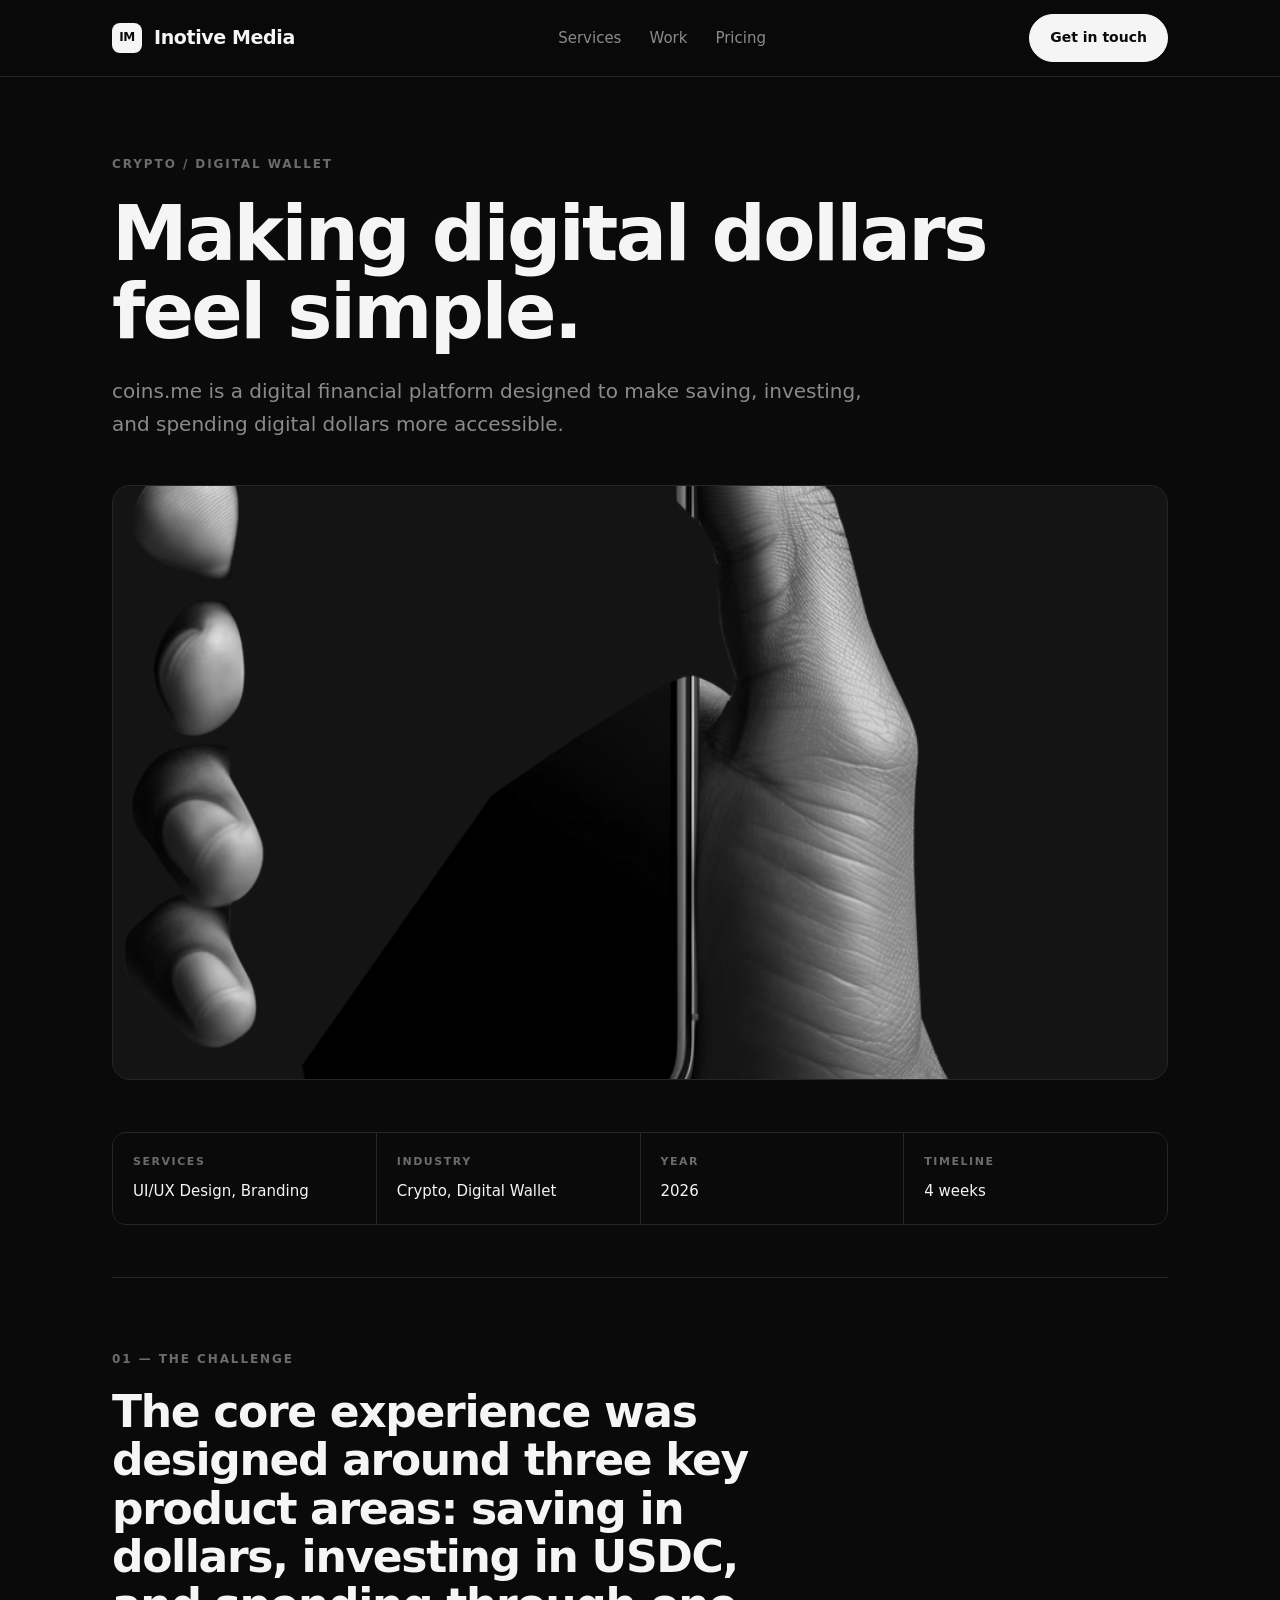
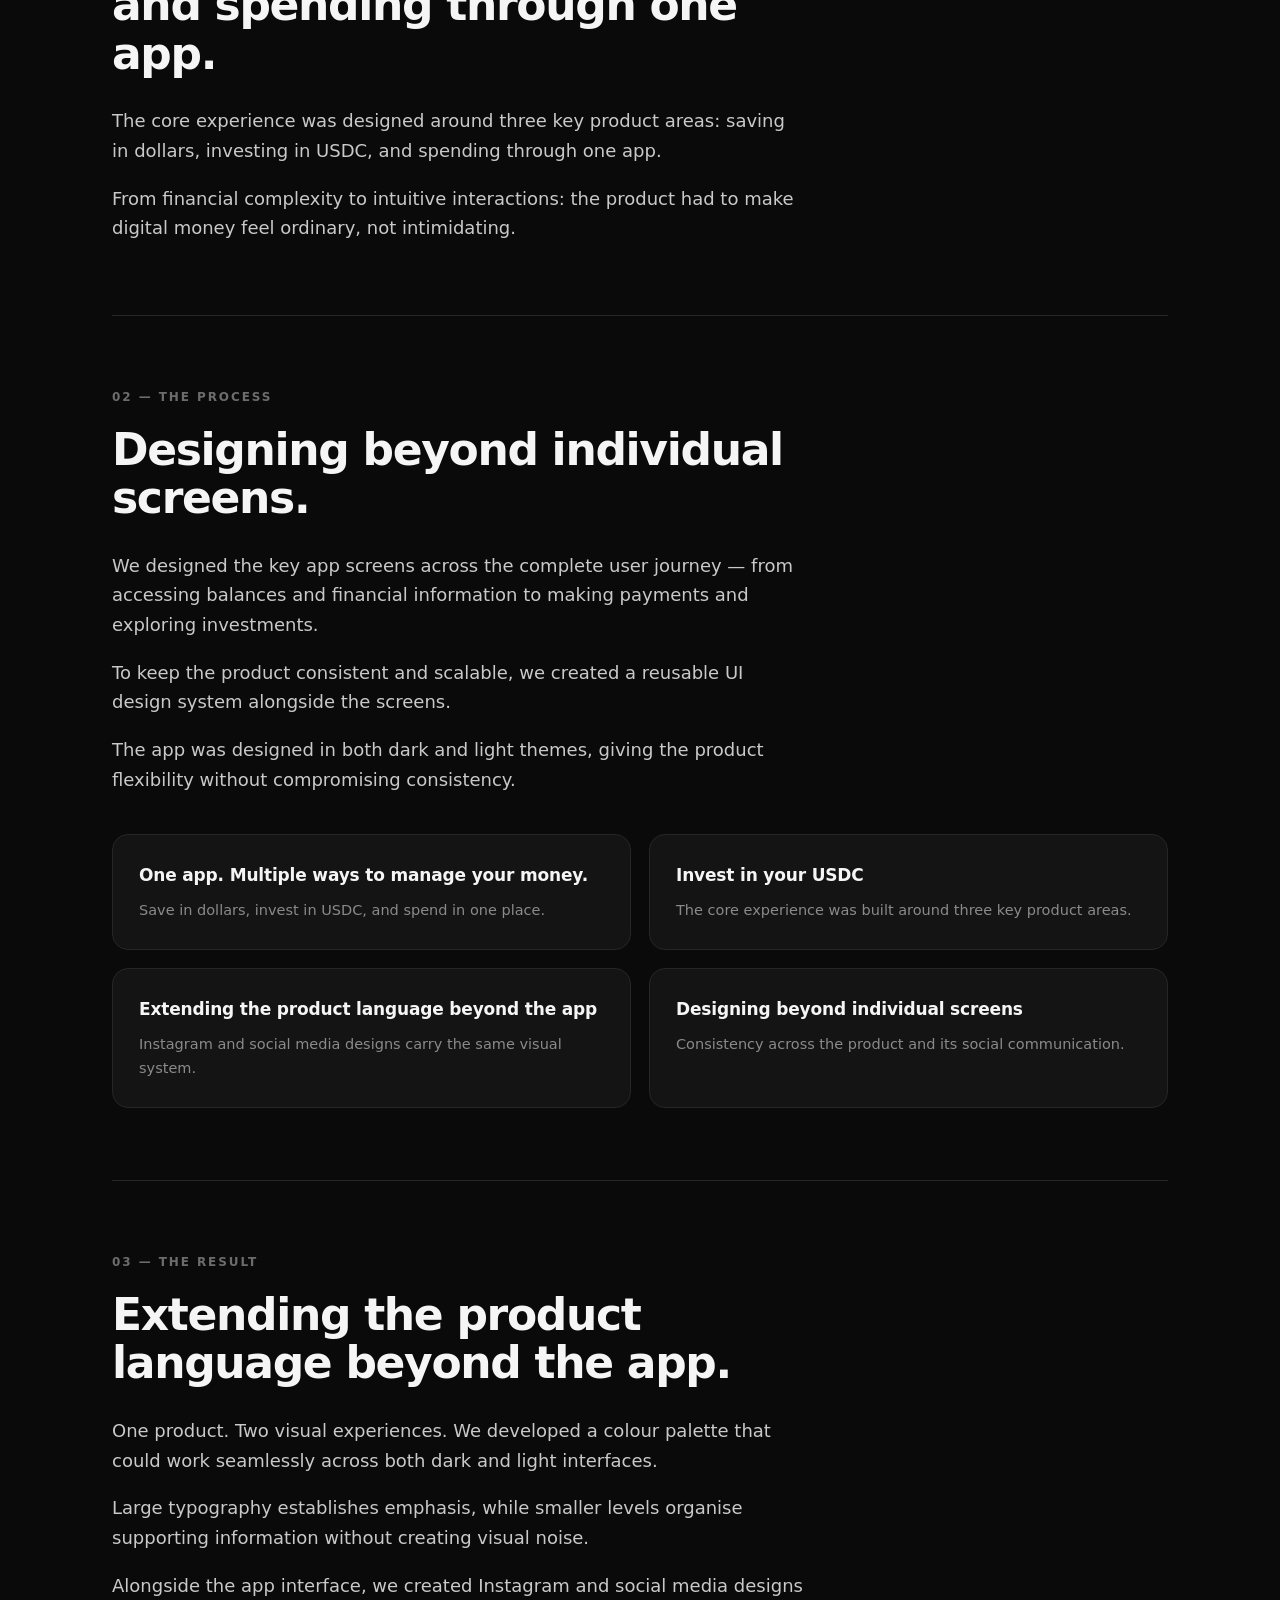
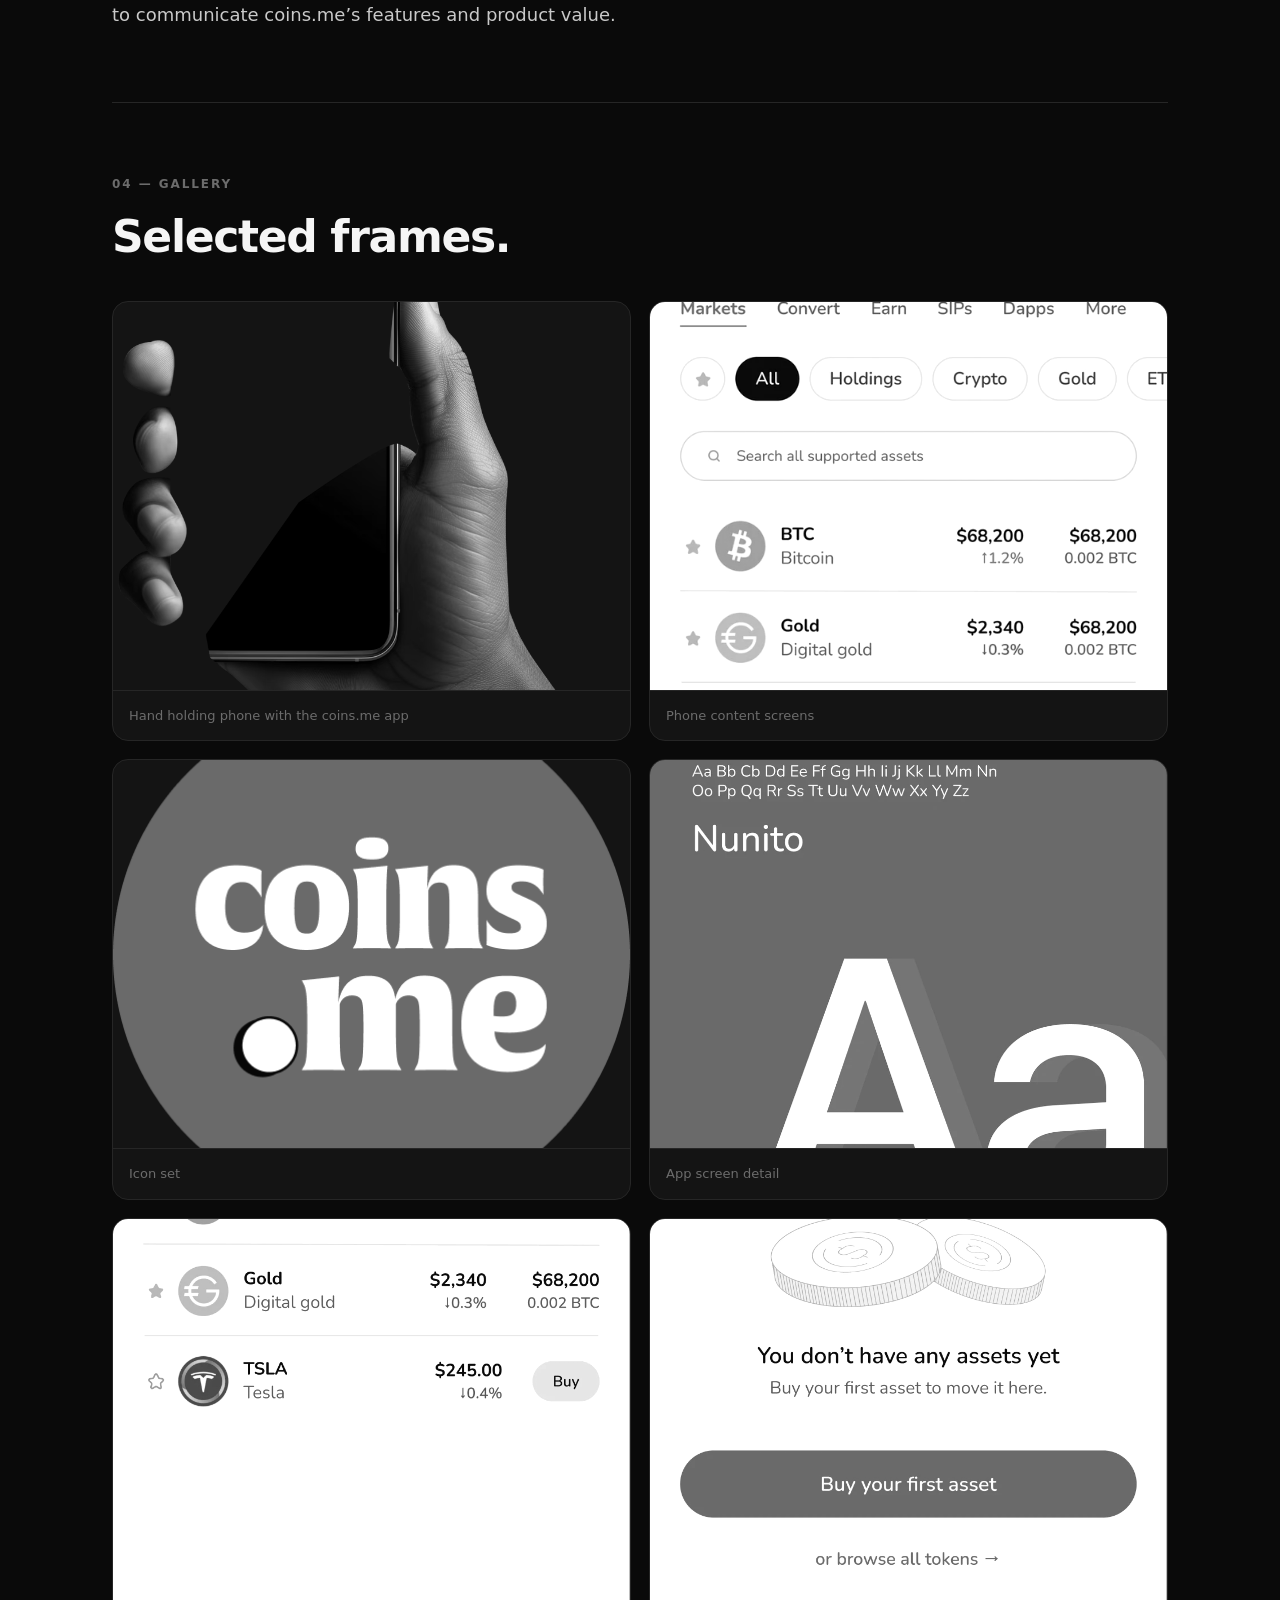
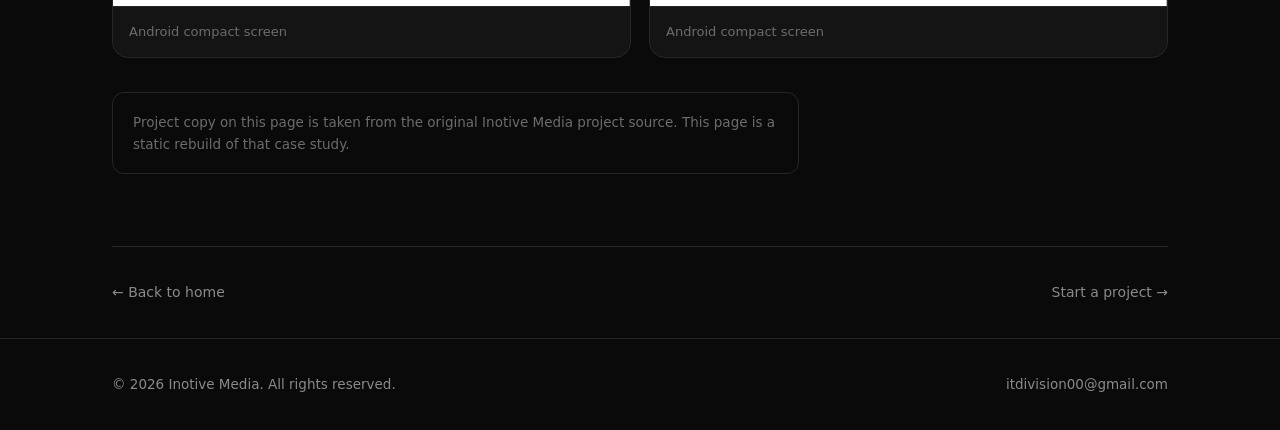
<file: coins-me/index.html>
<!doctype html>
<html dir="ltr" lang="en">
<head>
<meta charset="utf-8">
<meta name="viewport" content="width=device-width, initial-scale=1">
<title>Coins.me — Case Study — Inotive Media</title>
<meta name="description" content="coins.me is a digital financial platform designed to make saving, investing, and spending digital dollars more accessible.">
<link rel="icon" href="../framerusercontent.com/images/inotive-favicon.svg">
<style>
:root{
  --bg:#0a0a0a;--fg:#f5f5f5;--muted:#8a8a8a;--dim:#6c6c6c;--line:#262626;
  --card:#141414;--accent:#d4d4d4;
  --font:"Urbanist","Manrope",ui-sans-serif,system-ui,-apple-system,"Segoe UI",Roboto,Helvetica,Arial,sans-serif;
}
*{box-sizing:border-box;margin:0;padding:0}
html{background:var(--bg);color:var(--fg);-webkit-font-smoothing:antialiased;scroll-behavior:smooth}
body{font-family:var(--font);line-height:1.65;background:var(--bg);color:var(--fg)}
a{color:inherit;text-decoration:none}
img{display:block;max-width:100%;height:auto}
::selection{background:#d4d4d4;color:#0a0a0a}
.wrap{max-width:1120px;margin:0 auto;padding:0 32px}
header{position:sticky;top:0;z-index:20;background:rgba(10,10,10,.82);backdrop-filter:blur(12px);border-bottom:1px solid var(--line)}
.hd{display:flex;align-items:center;justify-content:space-between;height:76px}
.brand{display:flex;align-items:center;gap:12px;font-weight:600;letter-spacing:-.02em;font-size:19px}
.mark{width:30px;height:30px;border-radius:8px;background:#f5f5f5;color:#0a0a0a;display:grid;place-items:center;font-size:12px;font-weight:700}
.nav{display:flex;gap:28px;align-items:center;font-size:15px;color:var(--muted)}
.nav a:hover{color:var(--fg)}
.btn{display:inline-flex;align-items:center;justify-content:center;gap:8px;padding:11px 20px;border-radius:30px;background:#f5f5f5;color:#0a0a0a;font-weight:600;font-size:14px;border:1px solid #f5f5f5;transition:.18s}
.btn:hover{background:var(--accent);border-color:var(--accent)}
.hero{padding:78px 0 44px}
.eyebrow{font-size:12px;letter-spacing:.16em;text-transform:uppercase;color:var(--dim);margin-bottom:20px;font-weight:600}
h1{font-size:clamp(40px,6vw,76px);line-height:1.03;letter-spacing:-.035em;font-weight:600;max-width:18ch}
.lede{font-size:clamp(16px,1.8vw,20px);color:var(--muted);max-width:62ch;margin-top:24px}
.hero-img{margin:44px 0 0;border-radius:18px;overflow:hidden;border:1px solid var(--line);background:var(--card)}
.hero-img img{width:100%;aspect-ratio:16/9;object-fit:cover;filter:grayscale(1) contrast(1.03)}
.meta{display:grid;grid-template-columns:repeat(4,1fr);gap:1px;background:var(--line);border:1px solid var(--line);border-radius:14px;overflow:hidden;margin:52px 0 8px}
.meta div{background:var(--bg);padding:20px}
.meta dt{font-size:11px;letter-spacing:.14em;text-transform:uppercase;color:var(--dim);margin-bottom:8px;font-weight:600}
.meta dd{font-size:15px;color:var(--fg)}
section.blk{padding:72px 0;border-top:1px solid var(--line)}
.sec-n{font-size:12px;letter-spacing:.16em;text-transform:uppercase;color:var(--dim);font-weight:600;margin-bottom:18px}
h2{font-size:clamp(28px,3.6vw,44px);line-height:1.1;letter-spacing:-.03em;font-weight:600;max-width:22ch;margin-bottom:28px}
.prose{max-width:68ch;display:flex;flex-direction:column;gap:18px}
.prose p{font-size:clamp(15.5px,1.7vw,18px);color:#c9c9c9}
.cards{display:grid;grid-template-columns:repeat(2,1fr);gap:18px;margin-top:40px}
.card{background:var(--card);border:1px solid var(--line);border-radius:16px;padding:26px}
.card h3{font-size:17px;font-weight:600;letter-spacing:-.01em;margin-bottom:10px}
.card p{font-size:14.5px;color:var(--muted)}
.gallery{display:grid;grid-template-columns:repeat(2,1fr);gap:18px;margin-top:40px}
.gallery figure{border-radius:16px;overflow:hidden;border:1px solid var(--line);background:var(--card)}
.gallery img{width:100%;aspect-ratio:4/3;object-fit:cover;filter:grayscale(1) contrast(1.03)}
.gallery figcaption{padding:14px 16px;font-size:13px;color:var(--dim);border-top:1px solid var(--line)}
.note{margin-top:34px;padding:18px 20px;border:1px solid var(--line);border-radius:12px;font-size:13.5px;color:var(--dim);max-width:80ch}
.pager{display:flex;justify-content:space-between;gap:16px;padding:34px 0;border-top:1px solid var(--line);font-size:14px;color:var(--muted)}
.pager a:hover{color:var(--fg)}
footer{border-top:1px solid var(--line);padding:34px 0;color:var(--muted);font-size:13.5px}
.ft{display:flex;justify-content:space-between;gap:20px;flex-wrap:wrap;align-items:center}
.ft a:hover{color:var(--fg)}
@media(max-width:880px){
  .nav{display:none}
  .wrap{padding:0 20px}
  .meta{grid-template-columns:repeat(2,1fr)}
  .cards,.gallery{grid-template-columns:1fr}
  .hero{padding:52px 0 30px}
  section.blk{padding:52px 0}
}
</style>
</head>
<body>

<header>
  <div class="wrap hd">
    <a class="brand" href="../"><span class="mark">IM</span> Inotive Media</a>
    <nav class="nav">
      <a href="../#services">Services</a>
      <a href="../#projects">Work</a>
      <a href="../#pricing">Pricing</a>
    </nav>
    <a class="btn" href="../get-in-touch/">Get in touch</a>
  </div>
</header>

<main class="wrap">
  <section class="hero">
    <p class="eyebrow">Crypto / Digital Wallet</p>
    <h1>Making digital dollars feel simple.</h1>
    <p class="lede">coins.me is a digital financial platform designed to make saving, investing, and spending digital dollars more accessible.</p>
    <div class="hero-img"><img src="../framerusercontent.com/images/Z92Sehdvd7t5PkKJgKb9n7KDg4.png" alt="Hand holding phone with the coins.me app" width="1200" height="675" loading="eager"></div>
    <dl class="meta"><div><dt>Services</dt><dd>UI/UX Design, Branding</dd></div>
<div><dt>Industry</dt><dd>Crypto, Digital Wallet</dd></div>
<div><dt>Year</dt><dd>2026</dd></div>
<div><dt>Timeline</dt><dd>4 weeks</dd></div></dl>
  </section><section class="blk">
<p class="sec-n">01 — The Challenge</p>
<h2>The core experience was designed around three key product areas: saving in dollars, investing in USDC, and spending through one app.</h2>
<div class="prose">
<p>The core experience was designed around three key product areas: saving in dollars, investing in USDC, and spending through one app.</p>
<p>From financial complexity to intuitive interactions: the product had to make digital money feel ordinary, not intimidating.</p>
</div></section>

<section class="blk">
<p class="sec-n">02 — The Process</p>
<h2>Designing beyond individual screens.</h2>
<div class="prose">
<p>We designed the key app screens across the complete user journey — from accessing balances and financial information to making payments and exploring investments.</p>
<p>To keep the product consistent and scalable, we created a reusable UI design system alongside the screens.</p>
<p>The app was designed in both dark and light themes, giving the product flexibility without compromising consistency.</p>
</div>
<div class="cards">
<div class="card"><h3>One app. Multiple ways to manage your money.</h3><p>Save in dollars, invest in USDC, and spend in one place.</p></div>
<div class="card"><h3>Invest in your USDC</h3><p>The core experience was built around three key product areas.</p></div>
<div class="card"><h3>Extending the product language beyond the app</h3><p>Instagram and social media designs carry the same visual system.</p></div>
<div class="card"><h3>Designing beyond individual screens</h3><p>Consistency across the product and its social communication.</p></div>
</div></section>

<section class="blk">
<p class="sec-n">03 — The Result</p>
<h2>Extending the product language beyond the app.</h2>
<div class="prose">
<p>One product. Two visual experiences. We developed a colour palette that could work seamlessly across both dark and light interfaces.</p>
<p>Large typography establishes emphasis, while smaller levels organise supporting information without creating visual noise.</p>
<p>Alongside the app interface, we created Instagram and social media designs to communicate coins.me’s features and product value.</p>
</div></section>

<section class="blk">
<p class="sec-n">04 — Gallery</p>
<h2>Selected frames.</h2>
<div class="gallery">
<figure><img src="../framerusercontent.com/images/Z92Sehdvd7t5PkKJgKb9n7KDg4.png" alt="Hand holding phone with the coins.me app" loading="lazy"><figcaption>Hand holding phone with the coins.me app</figcaption></figure>
<figure><img src="../framerusercontent.com/images/x3TGBN9r0M6JWkc38FgLOBHg9RU.png" alt="Phone content screens" loading="lazy"><figcaption>Phone content screens</figcaption></figure>
<figure><img src="../framerusercontent.com/images/xVhxLLLrYbgmHltx6ehXWDdX6eI.png" alt="Icon set" loading="lazy"><figcaption>Icon set</figcaption></figure>
<figure><img src="../framerusercontent.com/images/fxAvSCm6mHXmDQPY5S63pignh8.png" alt="App screen detail" loading="lazy"><figcaption>App screen detail</figcaption></figure>
<figure><img src="../framerusercontent.com/images/jo9fGDEK1snvkQIQTqdvy76iA.png" alt="Android compact screen" loading="lazy"><figcaption>Android compact screen</figcaption></figure>
<figure><img src="../framerusercontent.com/images/unzCzkuB7M0HEporJOd3DNjEZdM.png" alt="Android compact screen" loading="lazy"><figcaption>Android compact screen</figcaption></figure>
</div>
<div class="note">Project copy on this page is taken from the original Inotive Media project source. This page is a static rebuild of that case study.</div>
</section>

  <div class="pager">
    <a href="../">&larr; Back to home</a>
    <a href="../get-in-touch/">Start a project &rarr;</a>
  </div>
</main>

<footer>
  <div class="wrap ft">
    <span>&copy; 2026 Inotive Media. All rights reserved.</span>
    <span><a href="mailto:itdivision00@gmail.com">itdivision00@gmail.com</a></span>
  </div>
</footer>

</body>
</html>
</file>
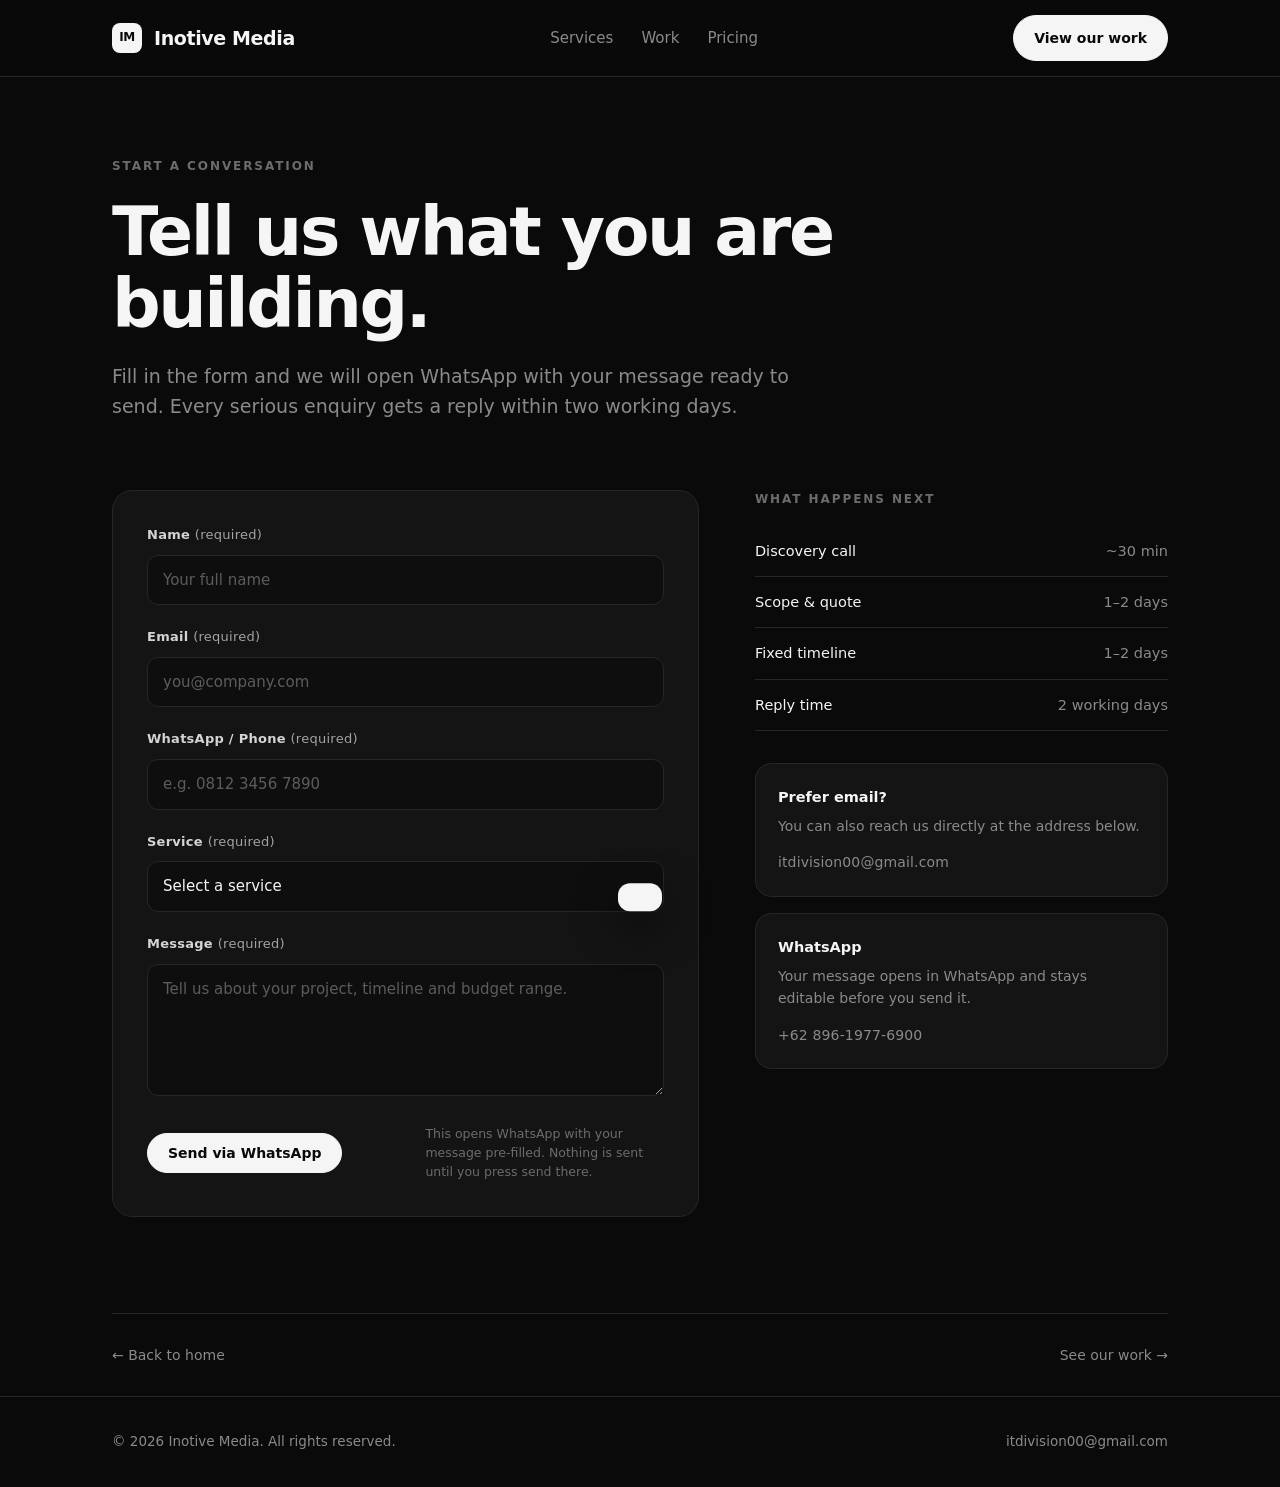
<file: get-in-touch/index.html>
<!doctype html>
<html dir="ltr" lang="en">
<head>
<meta charset="utf-8">
<meta name="viewport" content="width=device-width, initial-scale=1">
<title>Contact — Inotive Media</title>
<meta name="description" content="Start a project with Inotive Media. Tell us what you are building and we will reply within two working days.">
<link rel="icon" href="../framerusercontent.com/images/inotive-favicon.svg">
<style>
:root{
  --bg:#0a0a0a; --fg:#f5f5f5; --muted:#8a8a8a; --dim:#6c6c6c; --line:#262626;
  --card:#141414; --accent:#d4d4d4; --err:#e5e5e5;
  --font:"Urbanist","Manrope",ui-sans-serif,system-ui,-apple-system,"Segoe UI",Roboto,Helvetica,Arial,sans-serif;
}
*{box-sizing:border-box;margin:0;padding:0}
html{background:var(--bg);color:var(--fg);-webkit-font-smoothing:antialiased}
body{font-family:var(--font);line-height:1.6;background:var(--bg);color:var(--fg);min-height:100vh}
a{color:inherit;text-decoration:none}
::selection{background:#d4d4d4;color:#0a0a0a}
.wrap{max-width:1120px;margin:0 auto;padding:0 32px}

header{position:sticky;top:0;z-index:20;background:rgba(10,10,10,.82);backdrop-filter:blur(12px);border-bottom:1px solid var(--line)}
.hd{display:flex;align-items:center;justify-content:space-between;height:76px}
.brand{display:flex;align-items:center;gap:12px;font-weight:600;letter-spacing:-.02em;font-size:19px}
.mark{width:30px;height:30px;border-radius:8px;background:#f5f5f5;color:#0a0a0a;display:grid;place-items:center;font-size:12px;font-weight:700}
.nav{display:flex;gap:28px;align-items:center;font-size:15px;color:var(--muted)}
.nav a:hover{color:var(--fg)}
.btn{display:inline-flex;align-items:center;justify-content:center;gap:8px;padding:11px 20px;border-radius:30px;background:#f5f5f5;color:#0a0a0a;font-weight:600;font-size:14px;border:1px solid #f5f5f5;transition:.18s;cursor:pointer;font-family:inherit}
.btn:hover{background:var(--accent);border-color:var(--accent)}
.btn[disabled]{opacity:.5;cursor:not-allowed}

.hero{padding:80px 0 44px}
.eyebrow{font-size:12px;letter-spacing:.16em;text-transform:uppercase;color:var(--dim);margin-bottom:20px;font-weight:600}
h1{font-size:clamp(38px,5.6vw,68px);line-height:1.05;letter-spacing:-.035em;font-weight:600;max-width:16ch}
.sub{font-size:clamp(16px,1.7vw,19px);color:var(--muted);max-width:58ch;margin-top:22px}

.layout{display:grid;grid-template-columns:1.35fr .95fr;gap:56px;padding:24px 0 96px;align-items:start}

form{background:var(--card);border:1px solid var(--line);border-radius:20px;padding:34px}
.field{margin-bottom:22px}
.field:last-of-type{margin-bottom:26px}
label{display:block;font-size:13px;font-weight:600;letter-spacing:.02em;margin-bottom:9px;color:#d4d4d4}
label .req{color:#a3a3a3;font-weight:400}
input,select,textarea{
  width:100%;padding:13px 15px;border-radius:11px;background:#0e0e0e;color:var(--fg);
  border:1px solid var(--line);font-family:inherit;font-size:15px;line-height:1.5;
  transition:border-color .18s,background .18s;outline:none;
}
input::placeholder,textarea::placeholder{color:#5c5c5c}
input:focus,select:focus,textarea:focus{border-color:#5c5c5c;background:#121212}
select{appearance:none;cursor:pointer;
  background-image:url("data:image/svg+xml;charset=utf-8,%3Csvg xmlns='http://www.w3.org/2000/svg' width='14' height='14' viewBox='0 0 24 24' fill='none' stroke='%238a8a8a' stroke-width='2.5' stroke-linecap='round'%3E%3Cpath d='M6 9l6 6 6-6'/%3E%3C/svg%3E");
  background-repeat:no-repeat;background-position:right 15px center;padding-right:42px;
}
select option{background:#141414;color:#f5f5f5}
textarea{resize:vertical;min-height:132px}
.field.invalid input,.field.invalid select,.field.invalid textarea{border-color:var(--err)}
.err{display:none;font-size:12.5px;color:var(--err);margin-top:7px}
.field.invalid .err{display:block}

.form-foot{display:flex;align-items:center;justify-content:space-between;gap:16px;flex-wrap:wrap}
.hint{font-size:12.5px;color:var(--dim);line-height:1.5;max-width:30ch}

.side h3{font-size:12px;letter-spacing:.16em;text-transform:uppercase;color:var(--dim);font-weight:600;margin-bottom:18px}
.side-list{list-style:none;display:flex;flex-direction:column;gap:1px;margin-bottom:32px}
.side-list li{padding:13px 0;border-bottom:1px solid var(--line);font-size:14.5px;display:flex;justify-content:space-between;gap:14px}
.side-list li span:last-child{color:var(--muted);text-align:right}
.wa-card{background:var(--card);border:1px solid var(--line);border-radius:16px;padding:22px}
.wa-card p{font-size:14px;color:var(--muted);line-height:1.6}
.wa-card strong{color:var(--fg);font-weight:600;display:block;margin-bottom:6px;font-size:14.5px}
.wa-num{margin-top:14px;font-size:15px;letter-spacing:.01em;color:var(--fg);word-break:break-all}

.pager{display:flex;justify-content:space-between;gap:16px;padding:30px 0;border-top:1px solid var(--line);font-size:14px;color:var(--muted)}
.pager a:hover{color:var(--fg)}
footer{border-top:1px solid var(--line);padding:34px 0;color:var(--muted);font-size:13.5px}
.ft{display:flex;justify-content:space-between;gap:20px;flex-wrap:wrap;align-items:center}
.ft a:hover{color:var(--fg)}

.toast{position:fixed;left:50%;bottom:28px;transform:translate(-50%,140%);background:#f5f5f5;color:#0a0a0a;
  padding:14px 22px;border-radius:12px;font-size:14px;font-weight:600;z-index:60;transition:transform .32s cubic-bezier(.2,.8,.3,1);
  box-shadow:0 14px 40px rgba(0,0,0,.55);max-width:90vw;text-align:center}
.toast.show{transform:translate(-50%,0)}

@media(max-width:880px){
  .nav{display:none}
  .wrap{padding:0 20px}
  .layout{grid-template-columns:1fr;gap:36px;padding-bottom:64px}
  .hero{padding:56px 0 32px}
  form{padding:24px}
}
</style>
</head>
<body>

<header>
  <div class="wrap hd">
    <a class="brand" href="../"><span class="mark">IM</span> Inotive Media</a>
    <nav class="nav">
      <a href="../#services">Services</a>
      <a href="../#projects">Work</a>
      <a href="../#pricing">Pricing</a>
    </nav>
    <a class="btn" href="../#projects">View our work</a>
  </div>
</header>

<main class="wrap">
  <section class="hero">
    <p class="eyebrow">Start a Conversation</p>
    <h1>Tell us what you are building.</h1>
    <p class="sub">Fill in the form and we will open WhatsApp with your message ready to send. Every serious enquiry gets a reply within two working days.</p>
  </section>

  <div class="layout">
    <form id="waForm" novalidate>
      <div class="field">
        <label for="f-name">Name <span class="req">(required)</span></label>
        <input type="text" id="f-name" name="name" placeholder="Your full name" autocomplete="name" required>
        <p class="err" id="e-name">Please enter your name.</p>
      </div>

      <div class="field">
        <label for="f-email">Email <span class="req">(required)</span></label>
        <input type="email" id="f-email" name="email" placeholder="you@company.com" autocomplete="email" required>
        <p class="err" id="e-email">Please enter a valid email address.</p>
      </div>

      <div class="field">
        <label for="f-phone">WhatsApp / Phone <span class="req">(required)</span></label>
        <input type="tel" id="f-phone" name="phone" placeholder="e.g. 0812 3456 7890" autocomplete="tel" required>
        <p class="err" id="e-phone">Please enter your WhatsApp number.</p>
      </div>

      <div class="field">
        <label for="f-service">Service <span class="req">(required)</span></label>
        <select id="f-service" name="service">
          <option value="">Select a service</option>
          <option>UI/ UX Design</option>
          <option>Brand Identity</option>
          <option>Website Design</option>
          <option>Product Design</option>
          <option>Motion Design</option>
          <option>Digital Strategy</option>
          <option>Other</option>
        </select>
        <p class="err" id="e-service">Please select a service.</p>
      </div>

      <div class="field">
        <label for="f-message">Message <span class="req">(required)</span></label>
        <textarea id="f-message" name="message" placeholder="Tell us about your project, timeline and budget range." required></textarea>
        <p class="err" id="e-message">Please write a short message.</p>
      </div>

      <div class="form-foot">
        <button type="submit" class="btn" id="submitBtn">Send via WhatsApp</button>
        <p class="hint">This opens WhatsApp with your message pre-filled. Nothing is sent until you press send there.</p>
      </div>
    </form>

    <aside class="side">
      <h3>What happens next</h3>
      <ul class="side-list">
        <li><span>Discovery call</span><span>~30 min</span></li>
        <li><span>Scope &amp; quote</span><span>1–2 days</span></li>
        <li><span>Fixed timeline</span><span>1–2 days</span></li>
        <li><span>Reply time</span><span>2 working days</span></li>
      </ul>

      <div class="wa-card">
        <strong>Prefer email?</strong>
        <p>You can also reach us directly at the address below.</p>
        <p class="wa-num">itdivision00@gmail.com</p>
      </div>

      <div class="wa-card" style="margin-top:16px">
        <strong>WhatsApp</strong>
        <p>Your message opens in WhatsApp and stays editable before you send it.</p>
        <p class="wa-num">+62 896-1977-6900</p>
      </div>
    </aside>
  </div>

  <div class="pager">
    <a href="../">&larr; Back to home</a>
    <a href="../#projects">See our work &rarr;</a>
  </div>
</main>

<footer>
  <div class="wrap ft">
    <span>&copy; 2026 Inotive Media. All rights reserved.</span>
    <span><a href="mailto:itdivision00@gmail.com">itdivision00@gmail.com</a></span>
  </div>
</footer>

<div class="toast" id="toast"></div>

<script>
(function () {
  var WA_NUMBER = "6289619776900";

  var form = document.getElementById("waForm");
  var toast = document.getElementById("toast");
  var btn = document.getElementById("submitBtn");

  var EMAIL_RE = /^[^\s@]+@[^\s@]+\.[^\s@]{2,}$/;

  function showToast(msg) {
    toast.textContent = msg;
    toast.classList.add("show");
    clearTimeout(showToast._t);
    showToast._t = setTimeout(function () { toast.classList.remove("show"); }, 4200);
  }

  function setInvalid(id, bad) {
    var el = document.getElementById(id);
    if (!el) return;
    el.closest(".field").classList.toggle("invalid", bad);
  }

  function buildMessage(d) {
    var lines = [];
    lines.push("Hello Inotive Media,");
    lines.push("");
    lines.push("Name: " + d.name);
    lines.push("Email: " + d.email);
    lines.push("WhatsApp / Phone: " + d.phone);
    if (d.service) lines.push("Service: " + d.service);
    lines.push("");
    lines.push("Message:");
    lines.push(d.message);
    return lines.join("\n");
  }

  form.addEventListener("submit", function (e) {
    e.preventDefault();

    var name = document.getElementById("f-name").value.trim();
    var email = document.getElementById("f-email").value.trim();
    var phone = document.getElementById("f-phone").value.trim();
    var service = document.getElementById("f-service").value;
    var message = document.getElementById("f-message").value.trim();

    var badName = name.length === 0;
    var badEmail = !EMAIL_RE.test(email);
    var badPhone = phone.length === 0;
    var badMessage = message.length === 0;
    var badService = service.length === 0;

    setInvalid("f-name", badName);
    setInvalid("f-email", badEmail);
    setInvalid("f-phone", badPhone);
    setInvalid("f-message", badMessage);
    setInvalid("f-service", badService);

    if (badName || badEmail || badPhone || badService || badMessage) {
      var first = badName ? "f-name" : badEmail ? "f-email" : badPhone ? "f-phone" : badService ? "f-service" : "f-message";
      document.getElementById(first).focus();
      showToast("Please complete all required fields.");
      return;
    }

    var text = buildMessage({ name: name, email: email, phone: phone, service: service, message: message });
    var url = "https://wa.me/" + WA_NUMBER + "?text=" + encodeURIComponent(text);

    btn.disabled = true;
    var win = window.open(url, "_blank", "noopener");
    if (!win) { window.location.href = url; }
    showToast("Opening WhatsApp with your message ready to send.");
    setTimeout(function () { btn.disabled = false; }, 1200);
  });

  ["f-name", "f-email", "f-phone", "f-message"].forEach(function (id) {
    document.getElementById(id).addEventListener("input", function () { setInvalid(id, false); });
  });
  document.getElementById("f-service").addEventListener("change", function () {
    setInvalid("f-service", false);
  });
})();
</script>

</body>
</html>
</file>
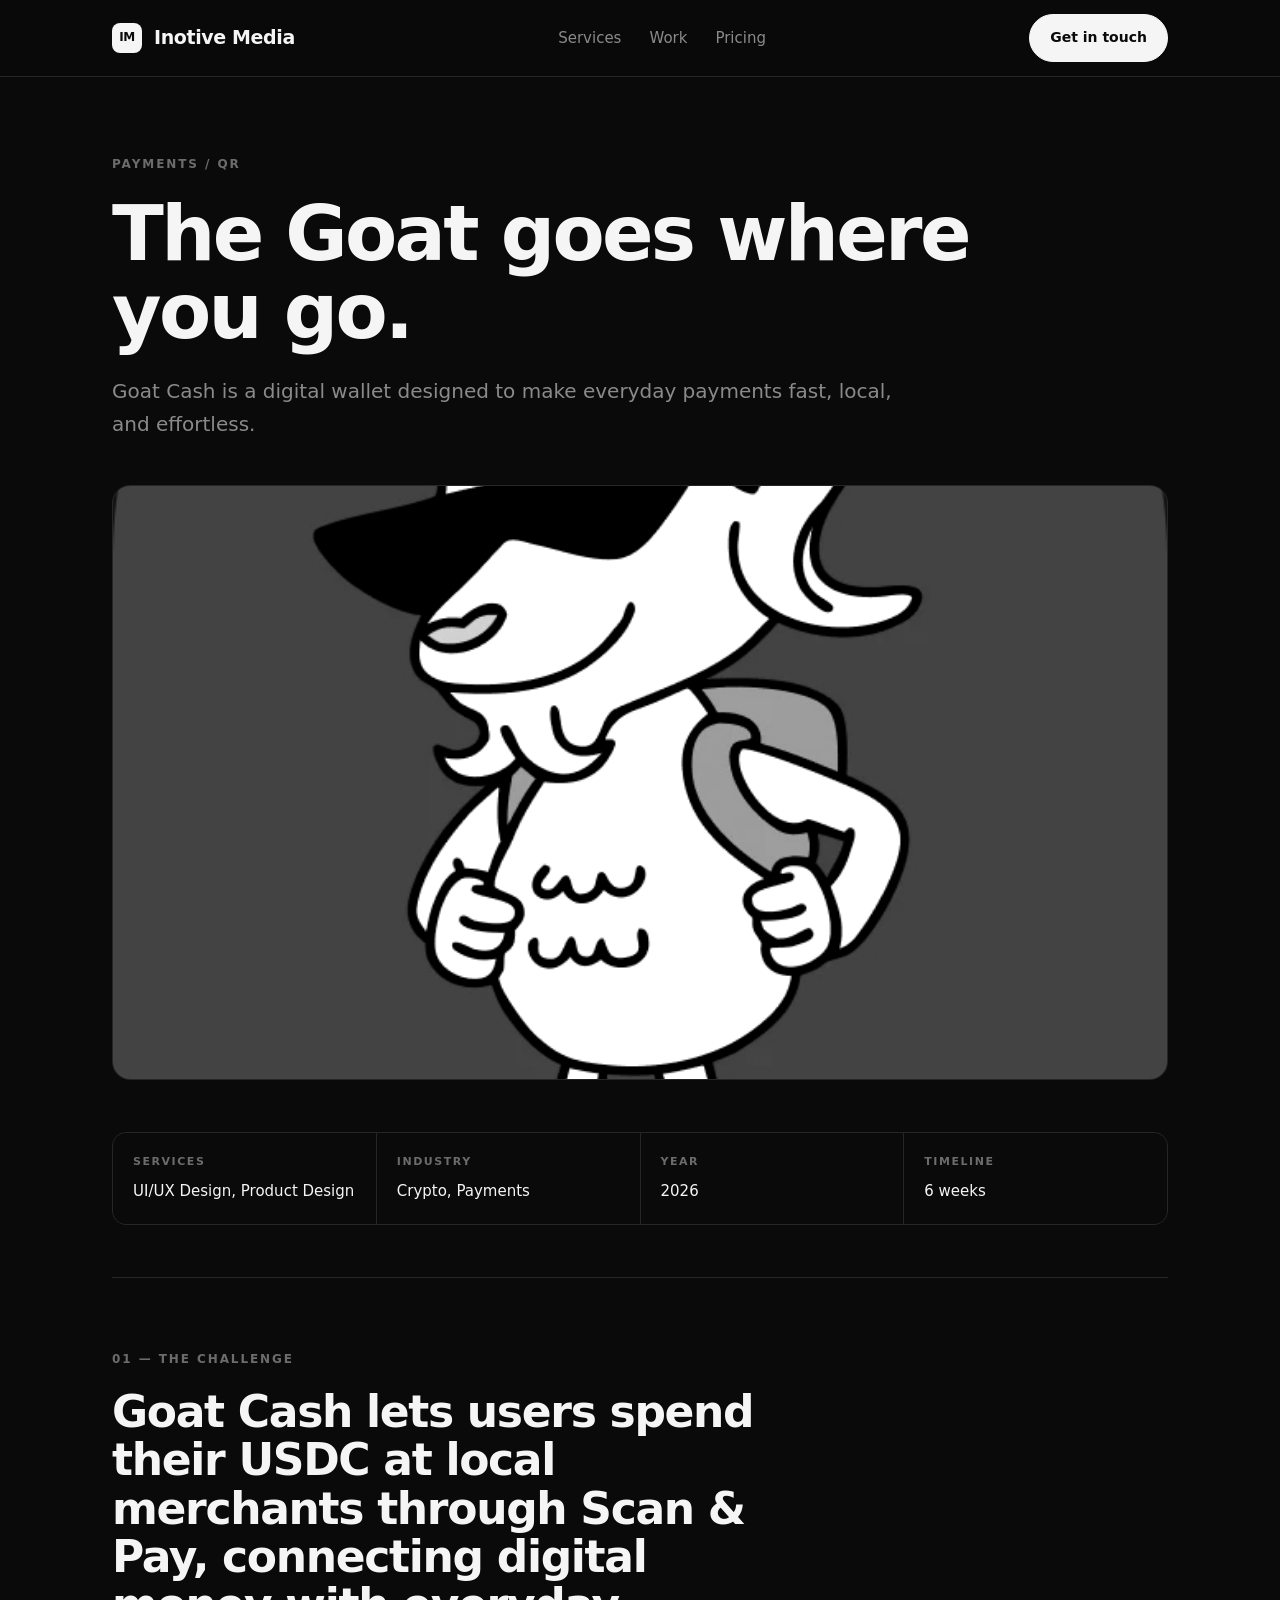
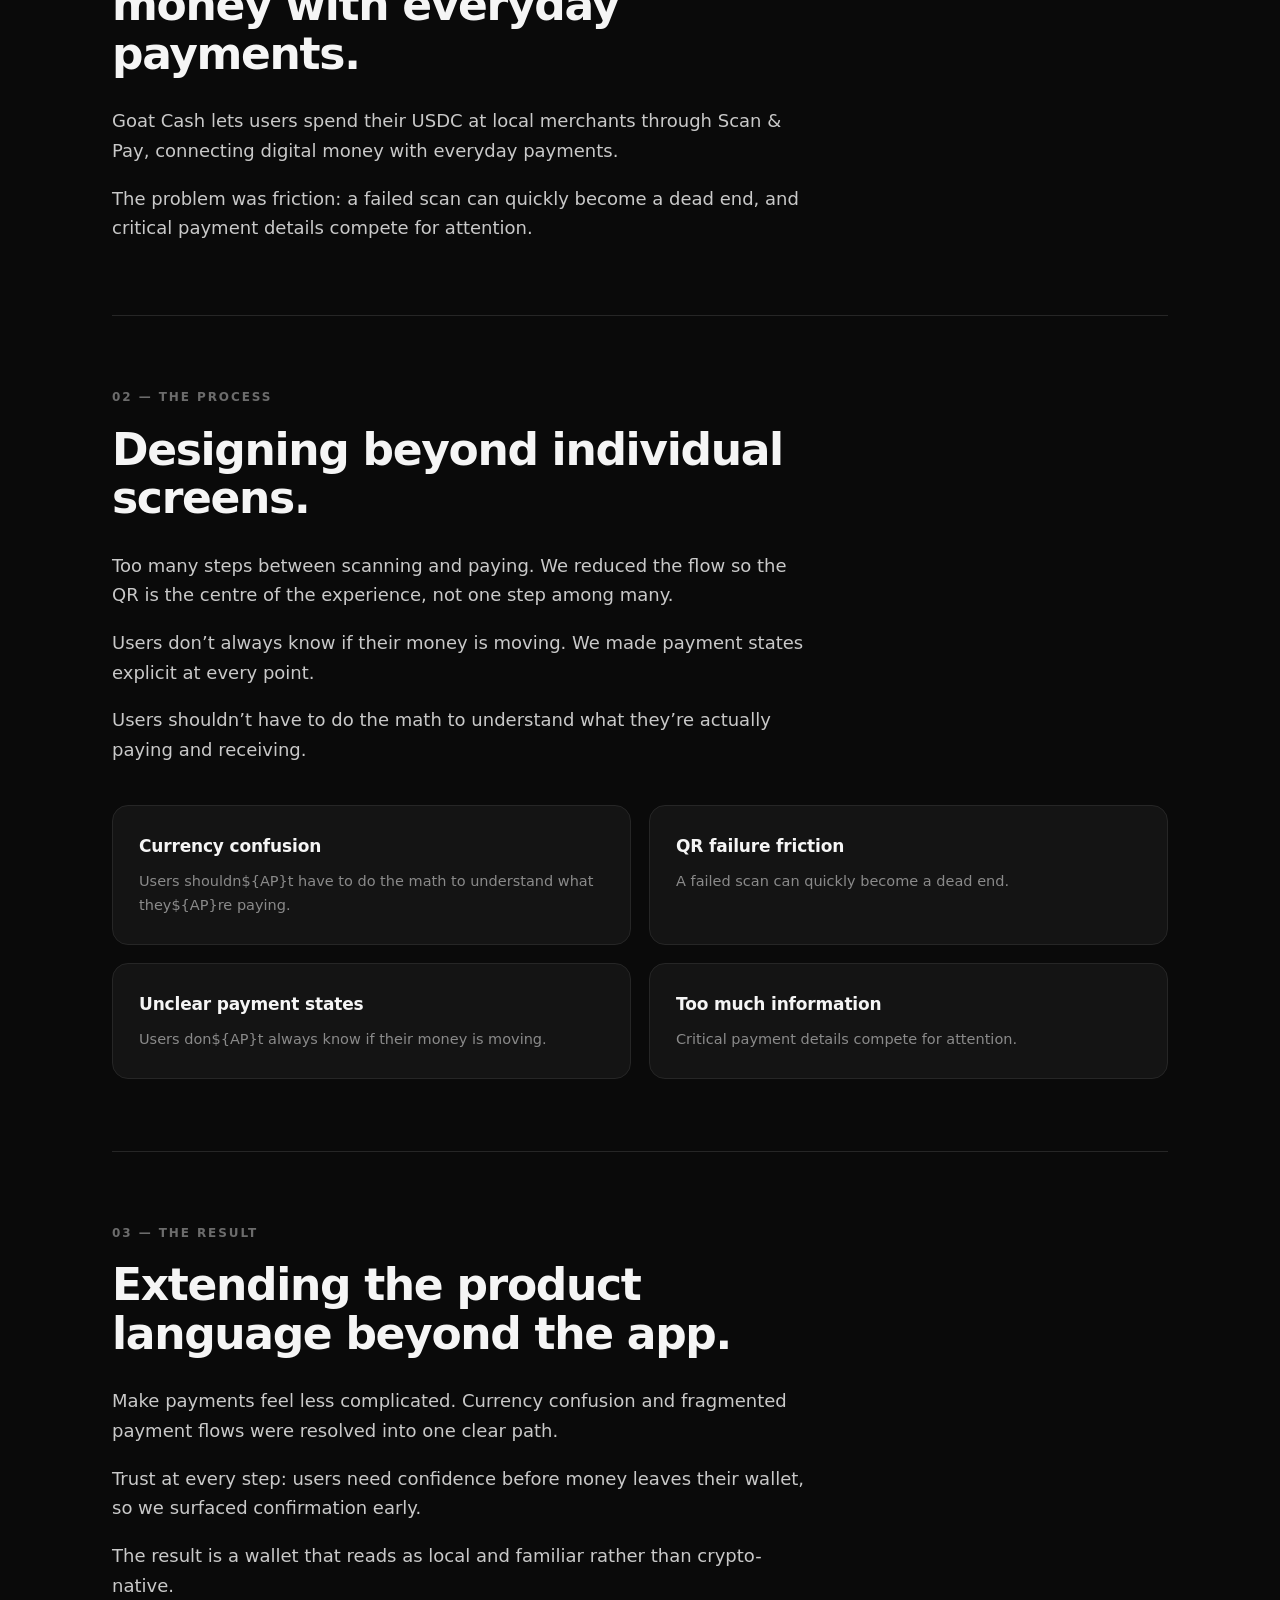
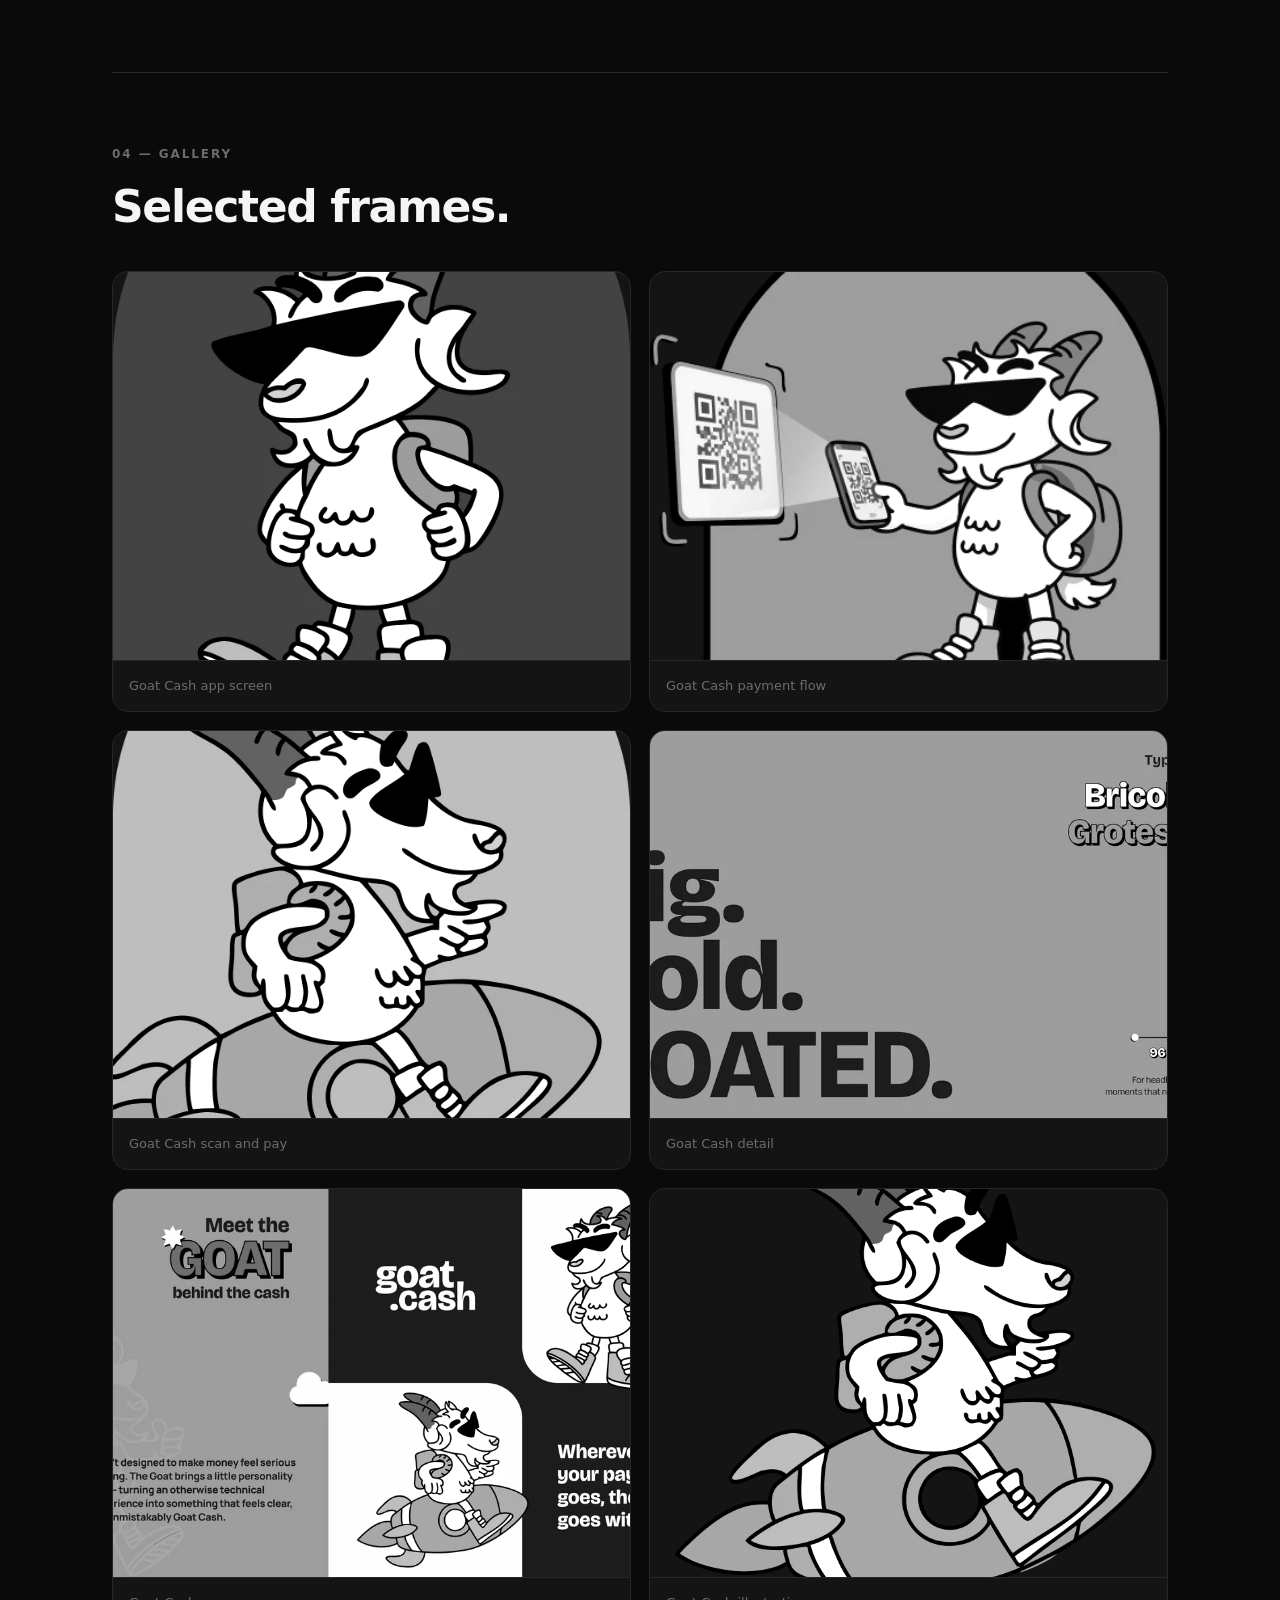
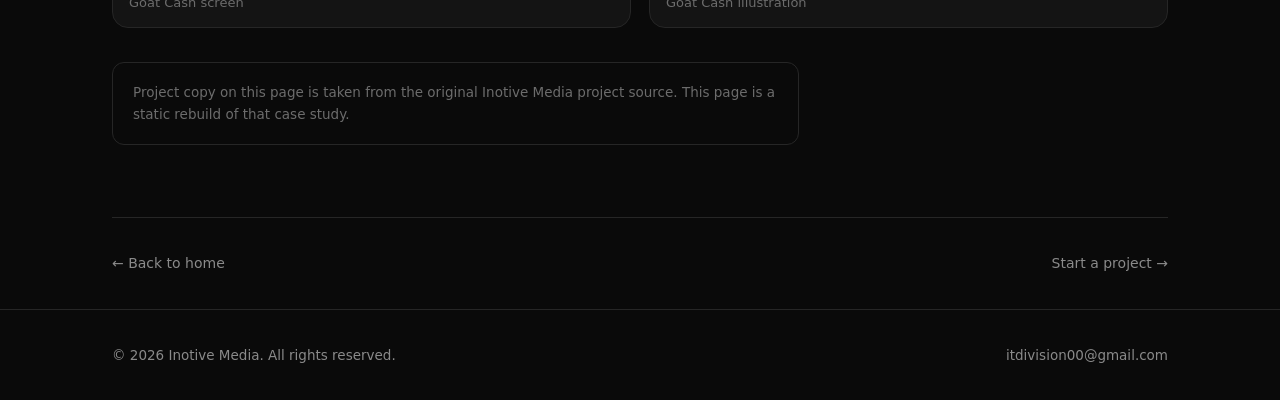
<file: goat-cash/index.html>
<!doctype html>
<html dir="ltr" lang="en">
<head>
<meta charset="utf-8">
<meta name="viewport" content="width=device-width, initial-scale=1">
<title>Goat Cash — Case Study — Inotive Media</title>
<meta name="description" content="Goat Cash is a digital wallet designed to make everyday payments fast, local, and effortless.">
<link rel="icon" href="../framerusercontent.com/images/inotive-favicon.svg">
<style>
:root{
  --bg:#0a0a0a;--fg:#f5f5f5;--muted:#8a8a8a;--dim:#6c6c6c;--line:#262626;
  --card:#141414;--accent:#d4d4d4;
  --font:"Urbanist","Manrope",ui-sans-serif,system-ui,-apple-system,"Segoe UI",Roboto,Helvetica,Arial,sans-serif;
}
*{box-sizing:border-box;margin:0;padding:0}
html{background:var(--bg);color:var(--fg);-webkit-font-smoothing:antialiased;scroll-behavior:smooth}
body{font-family:var(--font);line-height:1.65;background:var(--bg);color:var(--fg)}
a{color:inherit;text-decoration:none}
img{display:block;max-width:100%;height:auto}
::selection{background:#d4d4d4;color:#0a0a0a}
.wrap{max-width:1120px;margin:0 auto;padding:0 32px}
header{position:sticky;top:0;z-index:20;background:rgba(10,10,10,.82);backdrop-filter:blur(12px);border-bottom:1px solid var(--line)}
.hd{display:flex;align-items:center;justify-content:space-between;height:76px}
.brand{display:flex;align-items:center;gap:12px;font-weight:600;letter-spacing:-.02em;font-size:19px}
.mark{width:30px;height:30px;border-radius:8px;background:#f5f5f5;color:#0a0a0a;display:grid;place-items:center;font-size:12px;font-weight:700}
.nav{display:flex;gap:28px;align-items:center;font-size:15px;color:var(--muted)}
.nav a:hover{color:var(--fg)}
.btn{display:inline-flex;align-items:center;justify-content:center;gap:8px;padding:11px 20px;border-radius:30px;background:#f5f5f5;color:#0a0a0a;font-weight:600;font-size:14px;border:1px solid #f5f5f5;transition:.18s}
.btn:hover{background:var(--accent);border-color:var(--accent)}
.hero{padding:78px 0 44px}
.eyebrow{font-size:12px;letter-spacing:.16em;text-transform:uppercase;color:var(--dim);margin-bottom:20px;font-weight:600}
h1{font-size:clamp(40px,6vw,76px);line-height:1.03;letter-spacing:-.035em;font-weight:600;max-width:18ch}
.lede{font-size:clamp(16px,1.8vw,20px);color:var(--muted);max-width:62ch;margin-top:24px}
.hero-img{margin:44px 0 0;border-radius:18px;overflow:hidden;border:1px solid var(--line);background:var(--card)}
.hero-img img{width:100%;aspect-ratio:16/9;object-fit:cover;filter:grayscale(1) contrast(1.03)}
.meta{display:grid;grid-template-columns:repeat(4,1fr);gap:1px;background:var(--line);border:1px solid var(--line);border-radius:14px;overflow:hidden;margin:52px 0 8px}
.meta div{background:var(--bg);padding:20px}
.meta dt{font-size:11px;letter-spacing:.14em;text-transform:uppercase;color:var(--dim);margin-bottom:8px;font-weight:600}
.meta dd{font-size:15px;color:var(--fg)}
section.blk{padding:72px 0;border-top:1px solid var(--line)}
.sec-n{font-size:12px;letter-spacing:.16em;text-transform:uppercase;color:var(--dim);font-weight:600;margin-bottom:18px}
h2{font-size:clamp(28px,3.6vw,44px);line-height:1.1;letter-spacing:-.03em;font-weight:600;max-width:22ch;margin-bottom:28px}
.prose{max-width:68ch;display:flex;flex-direction:column;gap:18px}
.prose p{font-size:clamp(15.5px,1.7vw,18px);color:#c9c9c9}
.cards{display:grid;grid-template-columns:repeat(2,1fr);gap:18px;margin-top:40px}
.card{background:var(--card);border:1px solid var(--line);border-radius:16px;padding:26px}
.card h3{font-size:17px;font-weight:600;letter-spacing:-.01em;margin-bottom:10px}
.card p{font-size:14.5px;color:var(--muted)}
.gallery{display:grid;grid-template-columns:repeat(2,1fr);gap:18px;margin-top:40px}
.gallery figure{border-radius:16px;overflow:hidden;border:1px solid var(--line);background:var(--card)}
.gallery img{width:100%;aspect-ratio:4/3;object-fit:cover;filter:grayscale(1) contrast(1.03)}
.gallery figcaption{padding:14px 16px;font-size:13px;color:var(--dim);border-top:1px solid var(--line)}
.note{margin-top:34px;padding:18px 20px;border:1px solid var(--line);border-radius:12px;font-size:13.5px;color:var(--dim);max-width:80ch}
.pager{display:flex;justify-content:space-between;gap:16px;padding:34px 0;border-top:1px solid var(--line);font-size:14px;color:var(--muted)}
.pager a:hover{color:var(--fg)}
footer{border-top:1px solid var(--line);padding:34px 0;color:var(--muted);font-size:13.5px}
.ft{display:flex;justify-content:space-between;gap:20px;flex-wrap:wrap;align-items:center}
.ft a:hover{color:var(--fg)}
@media(max-width:880px){
  .nav{display:none}
  .wrap{padding:0 20px}
  .meta{grid-template-columns:repeat(2,1fr)}
  .cards,.gallery{grid-template-columns:1fr}
  .hero{padding:52px 0 30px}
  section.blk{padding:52px 0}
}
</style>
</head>
<body>

<header>
  <div class="wrap hd">
    <a class="brand" href="../"><span class="mark">IM</span> Inotive Media</a>
    <nav class="nav">
      <a href="../#services">Services</a>
      <a href="../#projects">Work</a>
      <a href="../#pricing">Pricing</a>
    </nav>
    <a class="btn" href="../get-in-touch/">Get in touch</a>
  </div>
</header>

<main class="wrap">
  <section class="hero">
    <p class="eyebrow">Payments / QR</p>
    <h1>The Goat goes where you go.</h1>
    <p class="lede">Goat Cash is a digital wallet designed to make everyday payments fast, local, and effortless.</p>
    <div class="hero-img"><img src="../framerusercontent.com/images/0zKh6qHdPPDZIHlOMhaYmgIcfc.png" alt="Goat Cash app screen" width="1200" height="675" loading="eager"></div>
    <dl class="meta"><div><dt>Services</dt><dd>UI/UX Design, Product Design</dd></div>
<div><dt>Industry</dt><dd>Crypto, Payments</dd></div>
<div><dt>Year</dt><dd>2026</dd></div>
<div><dt>Timeline</dt><dd>6 weeks</dd></div></dl>
  </section><section class="blk">
<p class="sec-n">01 — The Challenge</p>
<h2>Goat Cash lets users spend their USDC at local merchants through Scan &amp; Pay, connecting digital money with everyday payments.</h2>
<div class="prose">
<p>Goat Cash lets users spend their USDC at local merchants through Scan &amp; Pay, connecting digital money with everyday payments.</p>
<p>The problem was friction: a failed scan can quickly become a dead end, and critical payment details compete for attention.</p>
</div></section>

<section class="blk">
<p class="sec-n">02 — The Process</p>
<h2>Designing beyond individual screens.</h2>
<div class="prose">
<p>Too many steps between scanning and paying. We reduced the flow so the QR is the centre of the experience, not one step among many.</p>
<p>Users don’t always know if their money is moving. We made payment states explicit at every point.</p>
<p>Users shouldn’t have to do the math to understand what they’re actually paying and receiving.</p>
</div>
<div class="cards">
<div class="card"><h3>Currency confusion</h3><p>Users shouldn${AP}t have to do the math to understand what they${AP}re paying.</p></div>
<div class="card"><h3>QR failure friction</h3><p>A failed scan can quickly become a dead end.</p></div>
<div class="card"><h3>Unclear payment states</h3><p>Users don${AP}t always know if their money is moving.</p></div>
<div class="card"><h3>Too much information</h3><p>Critical payment details compete for attention.</p></div>
</div></section>

<section class="blk">
<p class="sec-n">03 — The Result</p>
<h2>Extending the product language beyond the app.</h2>
<div class="prose">
<p>Make payments feel less complicated. Currency confusion and fragmented payment flows were resolved into one clear path.</p>
<p>Trust at every step: users need confidence before money leaves their wallet, so we surfaced confirmation early.</p>
<p>The result is a wallet that reads as local and familiar rather than crypto-native.</p>
</div></section>

<section class="blk">
<p class="sec-n">04 — Gallery</p>
<h2>Selected frames.</h2>
<div class="gallery">
<figure><img src="../framerusercontent.com/images/0zKh6qHdPPDZIHlOMhaYmgIcfc.png" alt="Goat Cash app screen" loading="lazy"><figcaption>Goat Cash app screen</figcaption></figure>
<figure><img src="../framerusercontent.com/images/hoO7oELoz5VOqFxFycPjh0I8A.png" alt="Goat Cash payment flow" loading="lazy"><figcaption>Goat Cash payment flow</figcaption></figure>
<figure><img src="../framerusercontent.com/images/i4GCr3HO2h6L0fHmrwrxQ6uTCw.png" alt="Goat Cash scan and pay" loading="lazy"><figcaption>Goat Cash scan and pay</figcaption></figure>
<figure><img src="../framerusercontent.com/images/bDaBrhDG9kRUlCw3IsXDhecCiw.png" alt="Goat Cash detail" loading="lazy"><figcaption>Goat Cash detail</figcaption></figure>
<figure><img src="../framerusercontent.com/images/ehzd4bWdD1DIOGytV468NVufpk.png" alt="Goat Cash screen" loading="lazy"><figcaption>Goat Cash screen</figcaption></figure>
<figure><img src="../framerusercontent.com/images/9HfESUGQi9ROJLyjtoqzUHK24I.png" alt="Goat Cash illustration" loading="lazy"><figcaption>Goat Cash illustration</figcaption></figure>
</div>
<div class="note">Project copy on this page is taken from the original Inotive Media project source. This page is a static rebuild of that case study.</div>
</section>

  <div class="pager">
    <a href="../">&larr; Back to home</a>
    <a href="../get-in-touch/">Start a project &rarr;</a>
  </div>
</main>

<footer>
  <div class="wrap ft">
    <span>&copy; 2026 Inotive Media. All rights reserved.</span>
    <span><a href="mailto:itdivision00@gmail.com">itdivision00@gmail.com</a></span>
  </div>
</footer>

</body>
</html>
</file>
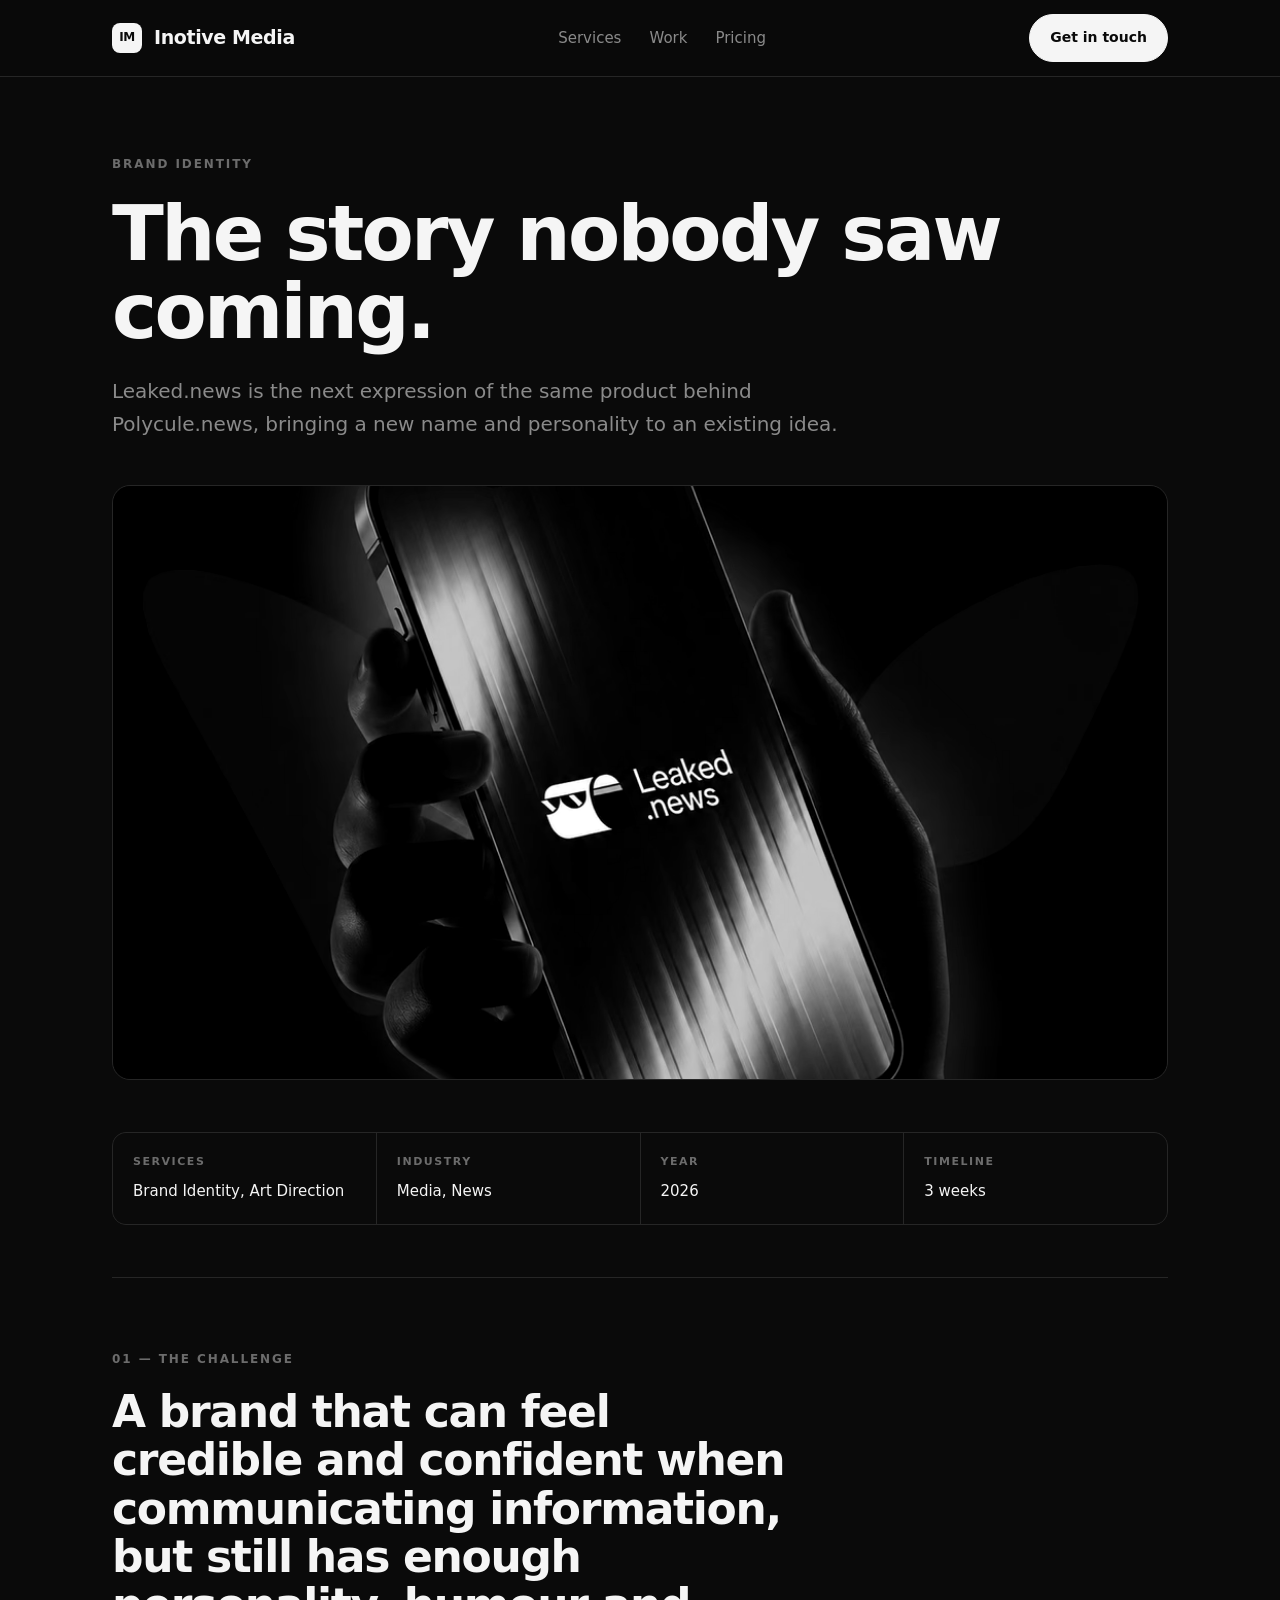
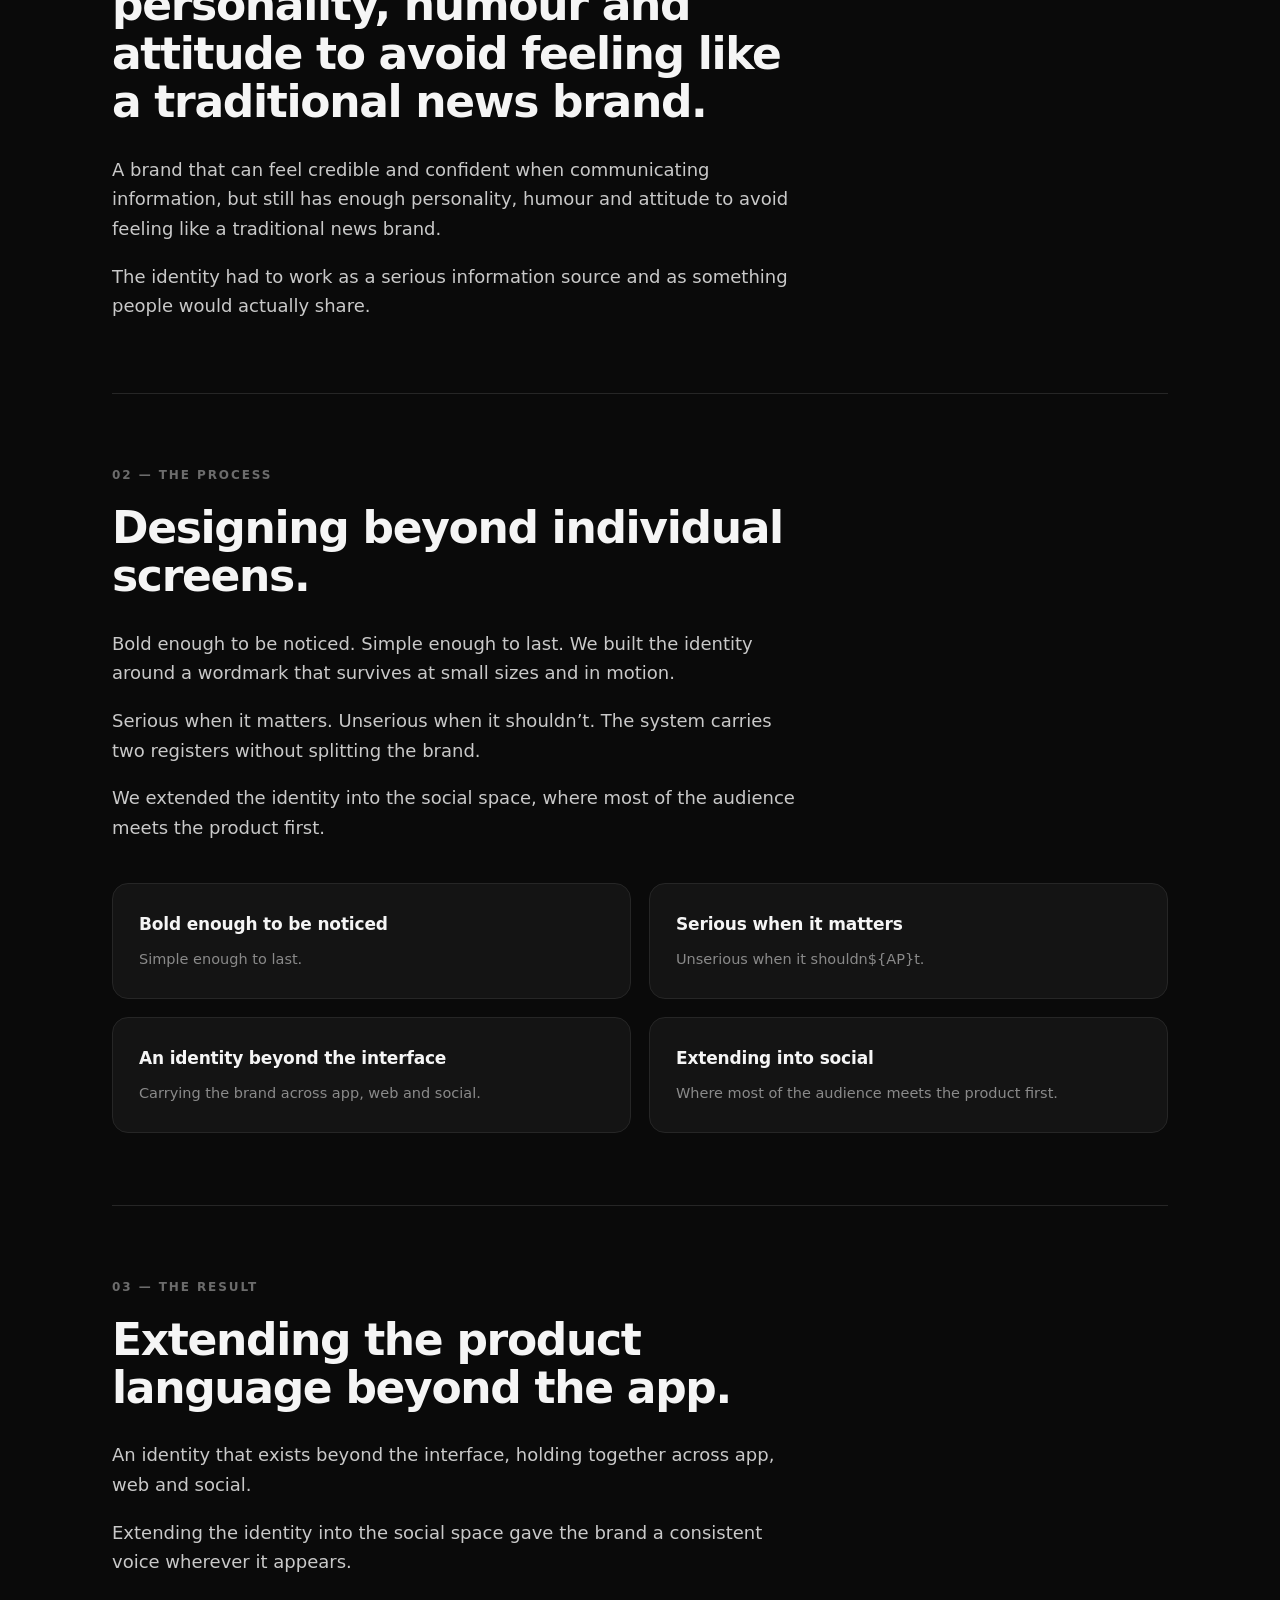
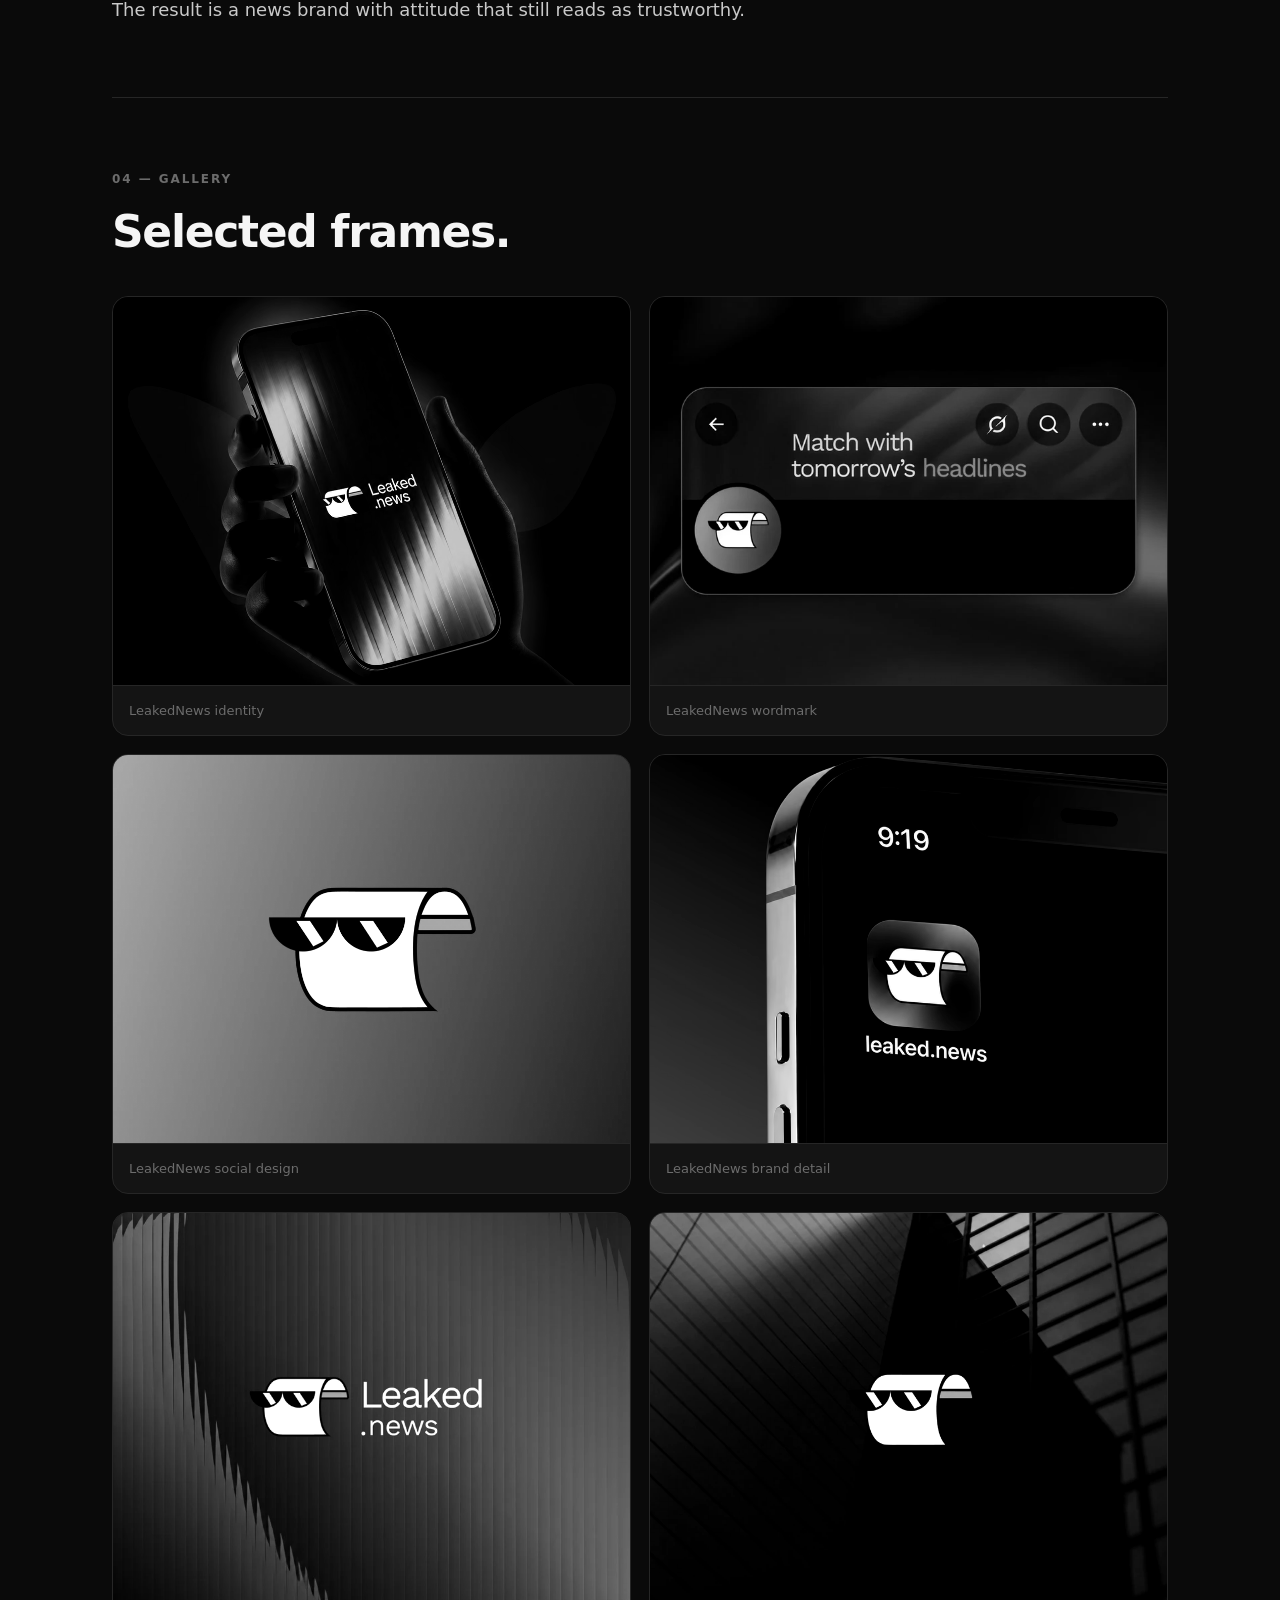
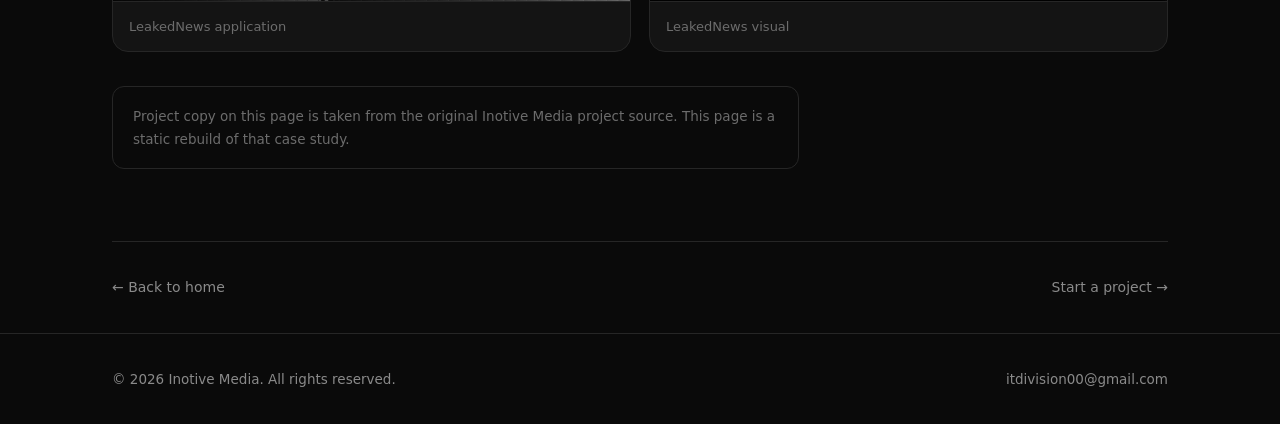
<file: leaked-news/index.html>
<!doctype html>
<html dir="ltr" lang="en">
<head>
<meta charset="utf-8">
<meta name="viewport" content="width=device-width, initial-scale=1">
<title>LeakedNews — Case Study — Inotive Media</title>
<meta name="description" content="Leaked.news is the next expression of the same product behind Polycule.news, bringing a new name and personality to an existing idea.">
<link rel="icon" href="../framerusercontent.com/images/inotive-favicon.svg">
<style>
:root{
  --bg:#0a0a0a;--fg:#f5f5f5;--muted:#8a8a8a;--dim:#6c6c6c;--line:#262626;
  --card:#141414;--accent:#d4d4d4;
  --font:"Urbanist","Manrope",ui-sans-serif,system-ui,-apple-system,"Segoe UI",Roboto,Helvetica,Arial,sans-serif;
}
*{box-sizing:border-box;margin:0;padding:0}
html{background:var(--bg);color:var(--fg);-webkit-font-smoothing:antialiased;scroll-behavior:smooth}
body{font-family:var(--font);line-height:1.65;background:var(--bg);color:var(--fg)}
a{color:inherit;text-decoration:none}
img{display:block;max-width:100%;height:auto}
::selection{background:#d4d4d4;color:#0a0a0a}
.wrap{max-width:1120px;margin:0 auto;padding:0 32px}
header{position:sticky;top:0;z-index:20;background:rgba(10,10,10,.82);backdrop-filter:blur(12px);border-bottom:1px solid var(--line)}
.hd{display:flex;align-items:center;justify-content:space-between;height:76px}
.brand{display:flex;align-items:center;gap:12px;font-weight:600;letter-spacing:-.02em;font-size:19px}
.mark{width:30px;height:30px;border-radius:8px;background:#f5f5f5;color:#0a0a0a;display:grid;place-items:center;font-size:12px;font-weight:700}
.nav{display:flex;gap:28px;align-items:center;font-size:15px;color:var(--muted)}
.nav a:hover{color:var(--fg)}
.btn{display:inline-flex;align-items:center;justify-content:center;gap:8px;padding:11px 20px;border-radius:30px;background:#f5f5f5;color:#0a0a0a;font-weight:600;font-size:14px;border:1px solid #f5f5f5;transition:.18s}
.btn:hover{background:var(--accent);border-color:var(--accent)}
.hero{padding:78px 0 44px}
.eyebrow{font-size:12px;letter-spacing:.16em;text-transform:uppercase;color:var(--dim);margin-bottom:20px;font-weight:600}
h1{font-size:clamp(40px,6vw,76px);line-height:1.03;letter-spacing:-.035em;font-weight:600;max-width:18ch}
.lede{font-size:clamp(16px,1.8vw,20px);color:var(--muted);max-width:62ch;margin-top:24px}
.hero-img{margin:44px 0 0;border-radius:18px;overflow:hidden;border:1px solid var(--line);background:var(--card)}
.hero-img img{width:100%;aspect-ratio:16/9;object-fit:cover;filter:grayscale(1) contrast(1.03)}
.meta{display:grid;grid-template-columns:repeat(4,1fr);gap:1px;background:var(--line);border:1px solid var(--line);border-radius:14px;overflow:hidden;margin:52px 0 8px}
.meta div{background:var(--bg);padding:20px}
.meta dt{font-size:11px;letter-spacing:.14em;text-transform:uppercase;color:var(--dim);margin-bottom:8px;font-weight:600}
.meta dd{font-size:15px;color:var(--fg)}
section.blk{padding:72px 0;border-top:1px solid var(--line)}
.sec-n{font-size:12px;letter-spacing:.16em;text-transform:uppercase;color:var(--dim);font-weight:600;margin-bottom:18px}
h2{font-size:clamp(28px,3.6vw,44px);line-height:1.1;letter-spacing:-.03em;font-weight:600;max-width:22ch;margin-bottom:28px}
.prose{max-width:68ch;display:flex;flex-direction:column;gap:18px}
.prose p{font-size:clamp(15.5px,1.7vw,18px);color:#c9c9c9}
.cards{display:grid;grid-template-columns:repeat(2,1fr);gap:18px;margin-top:40px}
.card{background:var(--card);border:1px solid var(--line);border-radius:16px;padding:26px}
.card h3{font-size:17px;font-weight:600;letter-spacing:-.01em;margin-bottom:10px}
.card p{font-size:14.5px;color:var(--muted)}
.gallery{display:grid;grid-template-columns:repeat(2,1fr);gap:18px;margin-top:40px}
.gallery figure{border-radius:16px;overflow:hidden;border:1px solid var(--line);background:var(--card)}
.gallery img{width:100%;aspect-ratio:4/3;object-fit:cover;filter:grayscale(1) contrast(1.03)}
.gallery figcaption{padding:14px 16px;font-size:13px;color:var(--dim);border-top:1px solid var(--line)}
.note{margin-top:34px;padding:18px 20px;border:1px solid var(--line);border-radius:12px;font-size:13.5px;color:var(--dim);max-width:80ch}
.pager{display:flex;justify-content:space-between;gap:16px;padding:34px 0;border-top:1px solid var(--line);font-size:14px;color:var(--muted)}
.pager a:hover{color:var(--fg)}
footer{border-top:1px solid var(--line);padding:34px 0;color:var(--muted);font-size:13.5px}
.ft{display:flex;justify-content:space-between;gap:20px;flex-wrap:wrap;align-items:center}
.ft a:hover{color:var(--fg)}
@media(max-width:880px){
  .nav{display:none}
  .wrap{padding:0 20px}
  .meta{grid-template-columns:repeat(2,1fr)}
  .cards,.gallery{grid-template-columns:1fr}
  .hero{padding:52px 0 30px}
  section.blk{padding:52px 0}
}
</style>
</head>
<body>

<header>
  <div class="wrap hd">
    <a class="brand" href="../"><span class="mark">IM</span> Inotive Media</a>
    <nav class="nav">
      <a href="../#services">Services</a>
      <a href="../#projects">Work</a>
      <a href="../#pricing">Pricing</a>
    </nav>
    <a class="btn" href="../get-in-touch/">Get in touch</a>
  </div>
</header>

<main class="wrap">
  <section class="hero">
    <p class="eyebrow">Brand Identity</p>
    <h1>The story nobody saw coming.</h1>
    <p class="lede">Leaked.news is the next expression of the same product behind Polycule.news, bringing a new name and personality to an existing idea.</p>
    <div class="hero-img"><img src="../framerusercontent.com/images/JZu4zuwYOXFLjlCj7rMoKcXPkjw.png" alt="LeakedNews identity" width="1200" height="675" loading="eager"></div>
    <dl class="meta"><div><dt>Services</dt><dd>Brand Identity, Art Direction</dd></div>
<div><dt>Industry</dt><dd>Media, News</dd></div>
<div><dt>Year</dt><dd>2026</dd></div>
<div><dt>Timeline</dt><dd>3 weeks</dd></div></dl>
  </section><section class="blk">
<p class="sec-n">01 — The Challenge</p>
<h2>A brand that can feel credible and confident when communicating information, but still has enough personality, humour and attitude to avoid feeling like a traditional news brand.</h2>
<div class="prose">
<p>A brand that can feel credible and confident when communicating information, but still has enough personality, humour and attitude to avoid feeling like a traditional news brand.</p>
<p>The identity had to work as a serious information source and as something people would actually share.</p>
</div></section>

<section class="blk">
<p class="sec-n">02 — The Process</p>
<h2>Designing beyond individual screens.</h2>
<div class="prose">
<p>Bold enough to be noticed. Simple enough to last. We built the identity around a wordmark that survives at small sizes and in motion.</p>
<p>Serious when it matters. Unserious when it shouldn’t. The system carries two registers without splitting the brand.</p>
<p>We extended the identity into the social space, where most of the audience meets the product first.</p>
</div>
<div class="cards">
<div class="card"><h3>Bold enough to be noticed</h3><p>Simple enough to last.</p></div>
<div class="card"><h3>Serious when it matters</h3><p>Unserious when it shouldn${AP}t.</p></div>
<div class="card"><h3>An identity beyond the interface</h3><p>Carrying the brand across app, web and social.</p></div>
<div class="card"><h3>Extending into social</h3><p>Where most of the audience meets the product first.</p></div>
</div></section>

<section class="blk">
<p class="sec-n">03 — The Result</p>
<h2>Extending the product language beyond the app.</h2>
<div class="prose">
<p>An identity that exists beyond the interface, holding together across app, web and social.</p>
<p>Extending the identity into the social space gave the brand a consistent voice wherever it appears.</p>
<p>The result is a news brand with attitude that still reads as trustworthy.</p>
</div></section>

<section class="blk">
<p class="sec-n">04 — Gallery</p>
<h2>Selected frames.</h2>
<div class="gallery">
<figure><img src="../framerusercontent.com/images/JZu4zuwYOXFLjlCj7rMoKcXPkjw.png" alt="LeakedNews identity" loading="lazy"><figcaption>LeakedNews identity</figcaption></figure>
<figure><img src="../framerusercontent.com/images/7OvYoJKdtYdMPgdRqpVfKQ803nw.png" alt="LeakedNews wordmark" loading="lazy"><figcaption>LeakedNews wordmark</figcaption></figure>
<figure><img src="../framerusercontent.com/images/1urAXas2hs4Pe4huWn6SVffC5WM.png" alt="LeakedNews social design" loading="lazy"><figcaption>LeakedNews social design</figcaption></figure>
<figure><img src="../framerusercontent.com/images/GZktmbsr6SxFo8AEZMyEH6k6nTA.png" alt="LeakedNews brand detail" loading="lazy"><figcaption>LeakedNews brand detail</figcaption></figure>
<figure><img src="../framerusercontent.com/images/IIScIo4kYITcMNj71o9tB6pDE.png" alt="LeakedNews application" loading="lazy"><figcaption>LeakedNews application</figcaption></figure>
<figure><img src="../framerusercontent.com/images/O3WvS1loids8GXzM7ng2867fMY.png" alt="LeakedNews visual" loading="lazy"><figcaption>LeakedNews visual</figcaption></figure>
</div>
<div class="note">Project copy on this page is taken from the original Inotive Media project source. This page is a static rebuild of that case study.</div>
</section>

  <div class="pager">
    <a href="../">&larr; Back to home</a>
    <a href="../get-in-touch/">Start a project &rarr;</a>
  </div>
</main>

<footer>
  <div class="wrap ft">
    <span>&copy; 2026 Inotive Media. All rights reserved.</span>
    <span><a href="mailto:itdivision00@gmail.com">itdivision00@gmail.com</a></span>
  </div>
</footer>

</body>
</html>
</file>
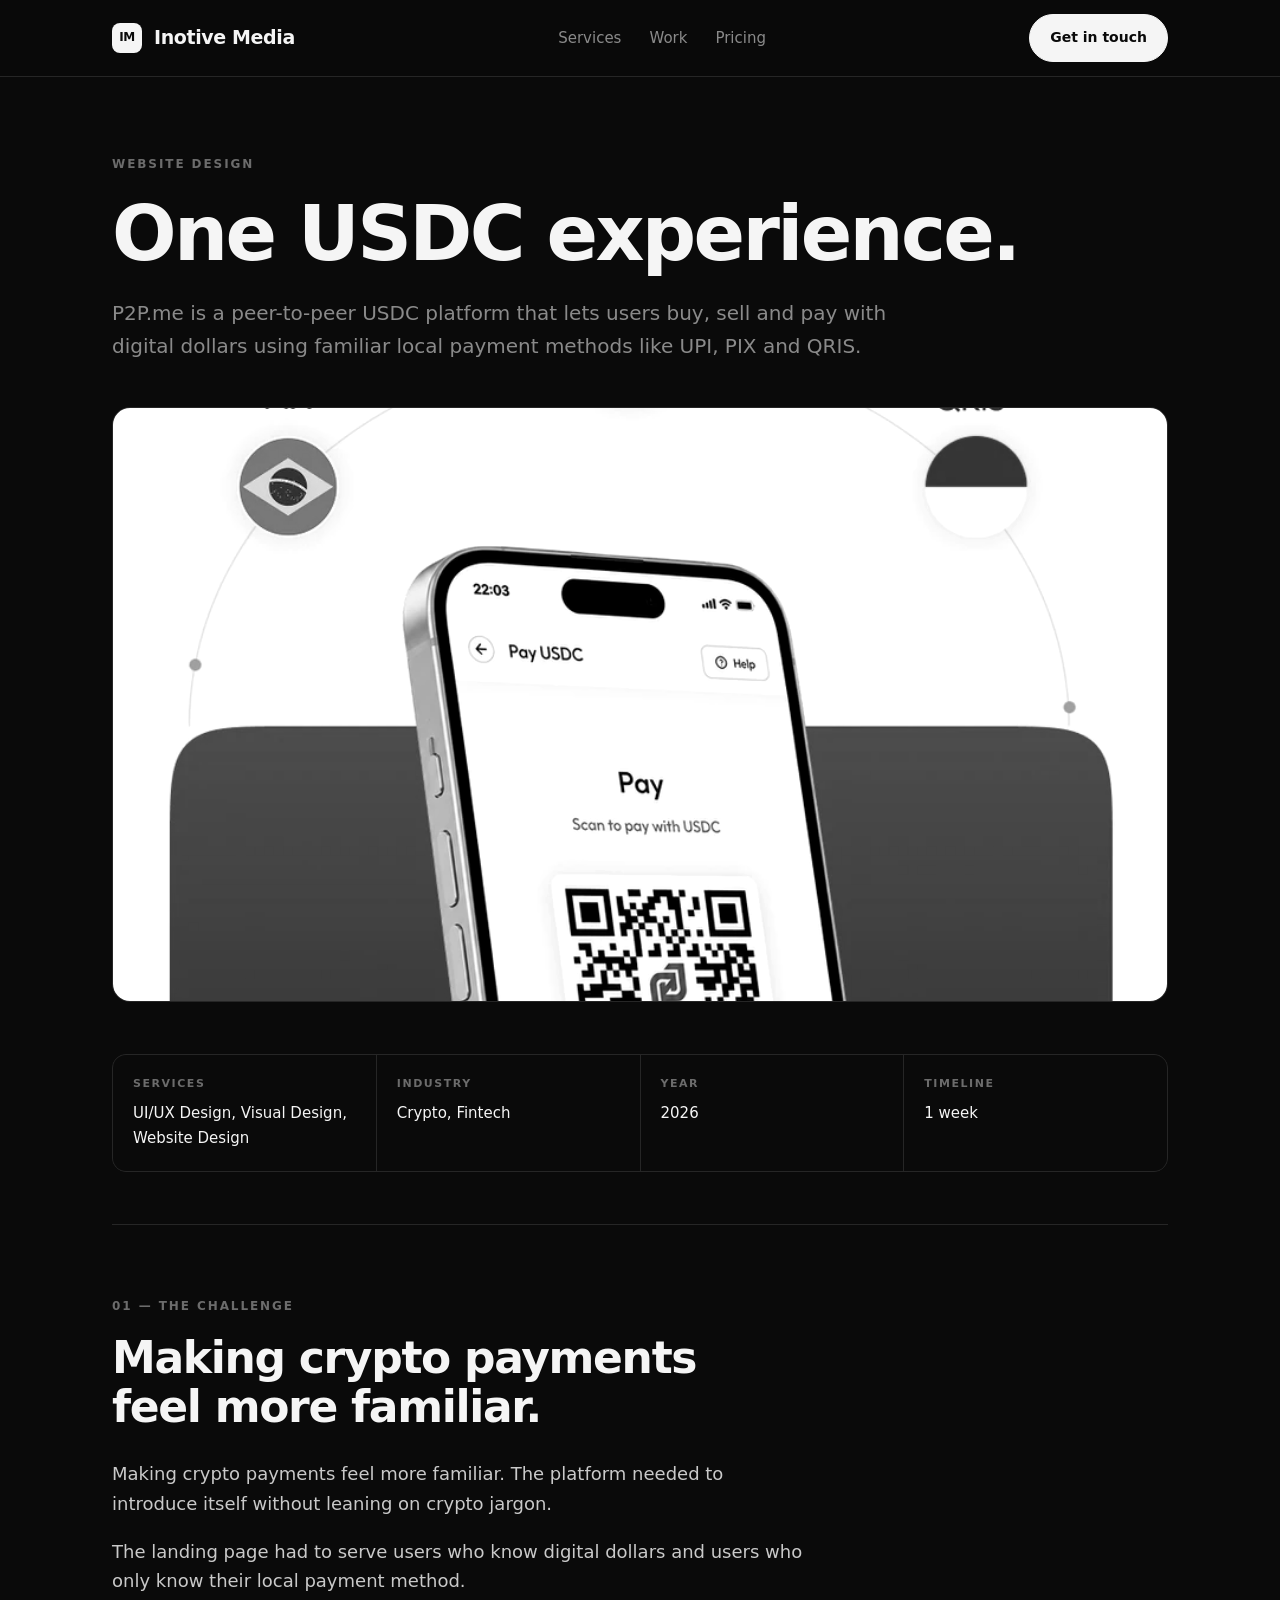
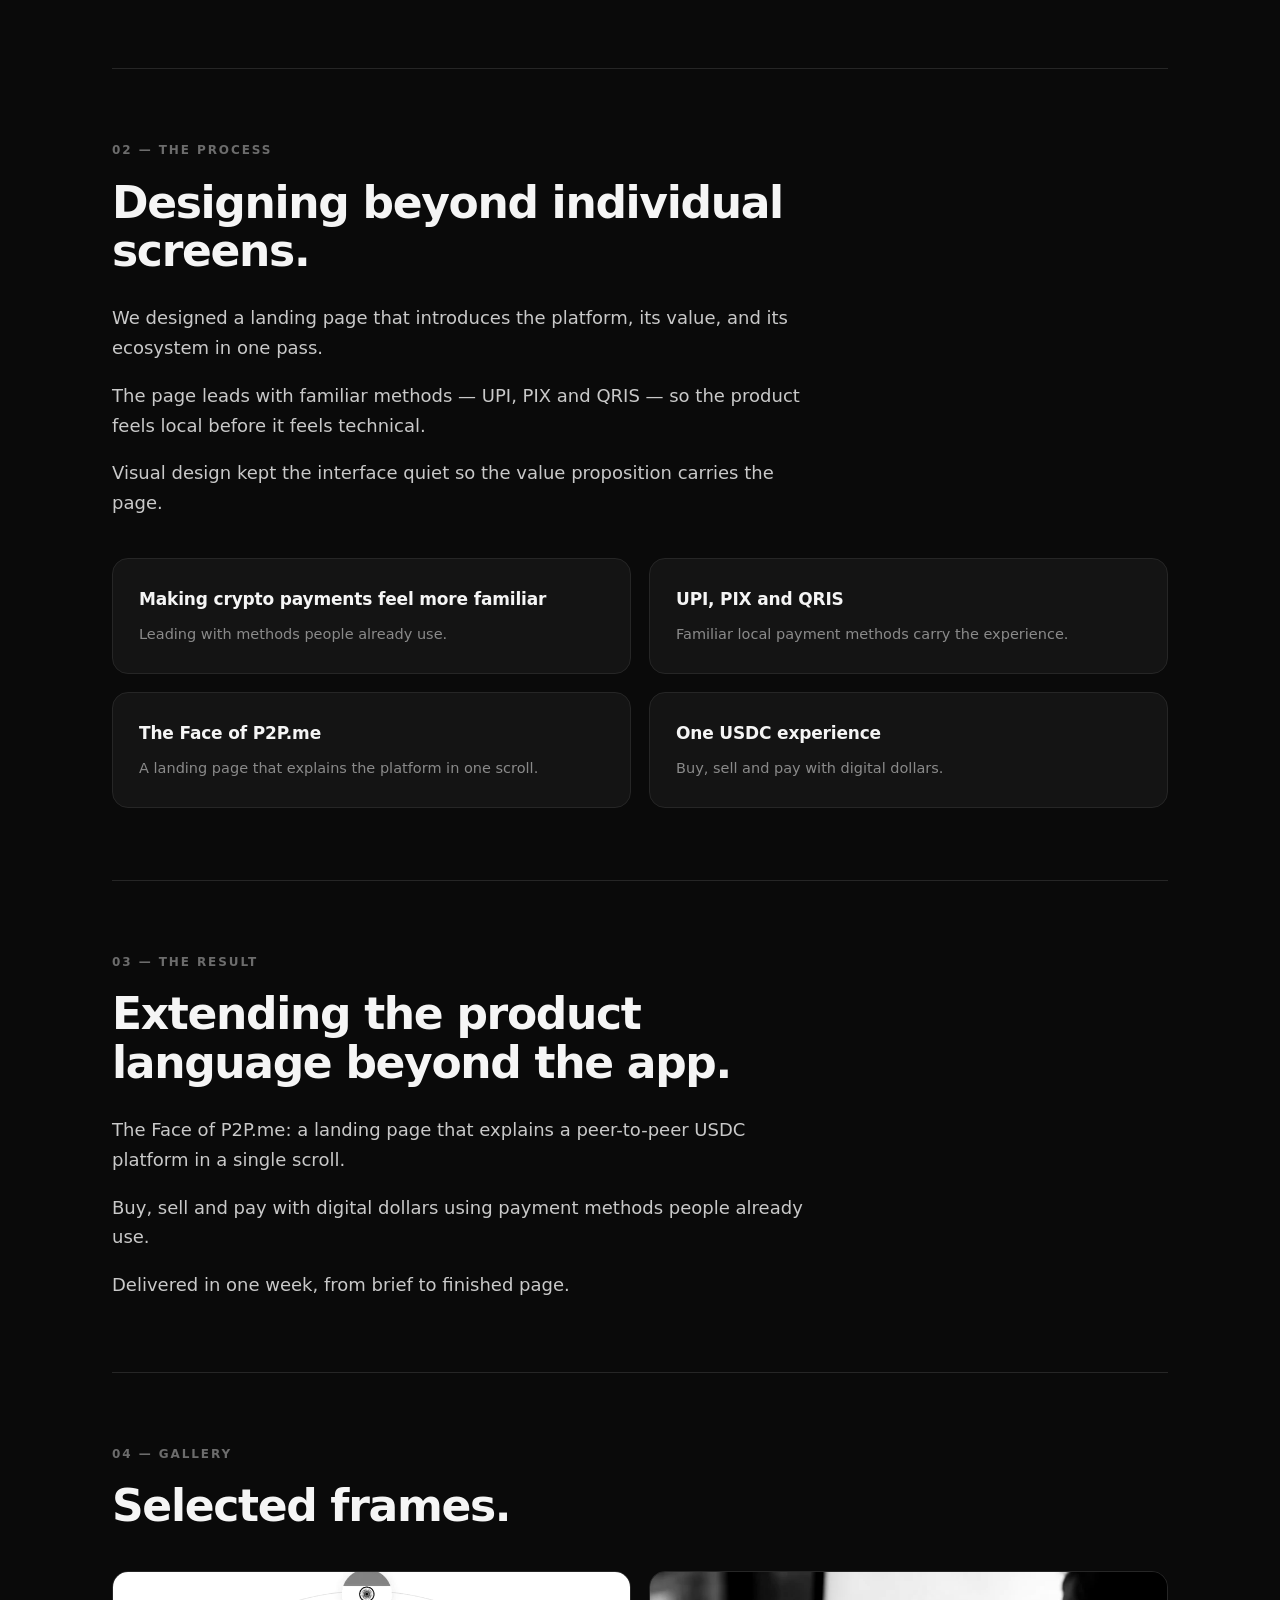
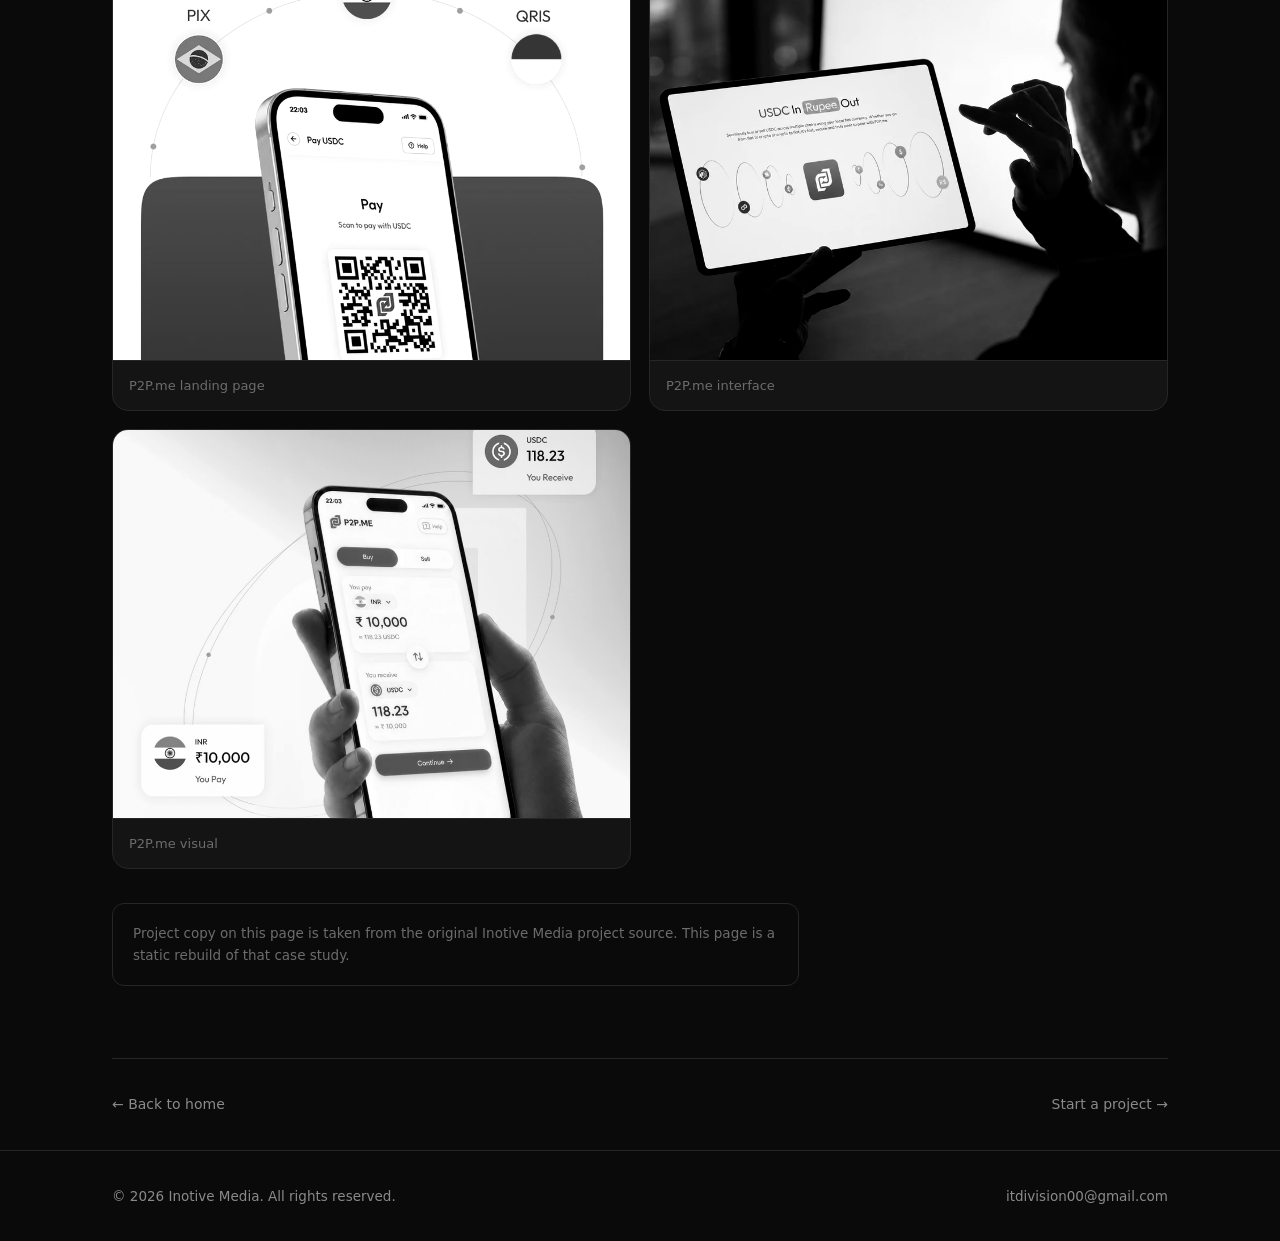
<file: p2p-me/index.html>
<!doctype html>
<html dir="ltr" lang="en">
<head>
<meta charset="utf-8">
<meta name="viewport" content="width=device-width, initial-scale=1">
<title>P2P.me — Case Study — Inotive Media</title>
<meta name="description" content="P2P.me is a peer-to-peer USDC platform that lets users buy, sell and pay with digital dollars using familiar local payment methods like UPI, PIX and QRIS.">
<link rel="icon" href="../framerusercontent.com/images/inotive-favicon.svg">
<style>
:root{
  --bg:#0a0a0a;--fg:#f5f5f5;--muted:#8a8a8a;--dim:#6c6c6c;--line:#262626;
  --card:#141414;--accent:#d4d4d4;
  --font:"Urbanist","Manrope",ui-sans-serif,system-ui,-apple-system,"Segoe UI",Roboto,Helvetica,Arial,sans-serif;
}
*{box-sizing:border-box;margin:0;padding:0}
html{background:var(--bg);color:var(--fg);-webkit-font-smoothing:antialiased;scroll-behavior:smooth}
body{font-family:var(--font);line-height:1.65;background:var(--bg);color:var(--fg)}
a{color:inherit;text-decoration:none}
img{display:block;max-width:100%;height:auto}
::selection{background:#d4d4d4;color:#0a0a0a}
.wrap{max-width:1120px;margin:0 auto;padding:0 32px}
header{position:sticky;top:0;z-index:20;background:rgba(10,10,10,.82);backdrop-filter:blur(12px);border-bottom:1px solid var(--line)}
.hd{display:flex;align-items:center;justify-content:space-between;height:76px}
.brand{display:flex;align-items:center;gap:12px;font-weight:600;letter-spacing:-.02em;font-size:19px}
.mark{width:30px;height:30px;border-radius:8px;background:#f5f5f5;color:#0a0a0a;display:grid;place-items:center;font-size:12px;font-weight:700}
.nav{display:flex;gap:28px;align-items:center;font-size:15px;color:var(--muted)}
.nav a:hover{color:var(--fg)}
.btn{display:inline-flex;align-items:center;justify-content:center;gap:8px;padding:11px 20px;border-radius:30px;background:#f5f5f5;color:#0a0a0a;font-weight:600;font-size:14px;border:1px solid #f5f5f5;transition:.18s}
.btn:hover{background:var(--accent);border-color:var(--accent)}
.hero{padding:78px 0 44px}
.eyebrow{font-size:12px;letter-spacing:.16em;text-transform:uppercase;color:var(--dim);margin-bottom:20px;font-weight:600}
h1{font-size:clamp(40px,6vw,76px);line-height:1.03;letter-spacing:-.035em;font-weight:600;max-width:18ch}
.lede{font-size:clamp(16px,1.8vw,20px);color:var(--muted);max-width:62ch;margin-top:24px}
.hero-img{margin:44px 0 0;border-radius:18px;overflow:hidden;border:1px solid var(--line);background:var(--card)}
.hero-img img{width:100%;aspect-ratio:16/9;object-fit:cover;filter:grayscale(1) contrast(1.03)}
.meta{display:grid;grid-template-columns:repeat(4,1fr);gap:1px;background:var(--line);border:1px solid var(--line);border-radius:14px;overflow:hidden;margin:52px 0 8px}
.meta div{background:var(--bg);padding:20px}
.meta dt{font-size:11px;letter-spacing:.14em;text-transform:uppercase;color:var(--dim);margin-bottom:8px;font-weight:600}
.meta dd{font-size:15px;color:var(--fg)}
section.blk{padding:72px 0;border-top:1px solid var(--line)}
.sec-n{font-size:12px;letter-spacing:.16em;text-transform:uppercase;color:var(--dim);font-weight:600;margin-bottom:18px}
h2{font-size:clamp(28px,3.6vw,44px);line-height:1.1;letter-spacing:-.03em;font-weight:600;max-width:22ch;margin-bottom:28px}
.prose{max-width:68ch;display:flex;flex-direction:column;gap:18px}
.prose p{font-size:clamp(15.5px,1.7vw,18px);color:#c9c9c9}
.cards{display:grid;grid-template-columns:repeat(2,1fr);gap:18px;margin-top:40px}
.card{background:var(--card);border:1px solid var(--line);border-radius:16px;padding:26px}
.card h3{font-size:17px;font-weight:600;letter-spacing:-.01em;margin-bottom:10px}
.card p{font-size:14.5px;color:var(--muted)}
.gallery{display:grid;grid-template-columns:repeat(2,1fr);gap:18px;margin-top:40px}
.gallery figure{border-radius:16px;overflow:hidden;border:1px solid var(--line);background:var(--card)}
.gallery img{width:100%;aspect-ratio:4/3;object-fit:cover;filter:grayscale(1) contrast(1.03)}
.gallery figcaption{padding:14px 16px;font-size:13px;color:var(--dim);border-top:1px solid var(--line)}
.note{margin-top:34px;padding:18px 20px;border:1px solid var(--line);border-radius:12px;font-size:13.5px;color:var(--dim);max-width:80ch}
.pager{display:flex;justify-content:space-between;gap:16px;padding:34px 0;border-top:1px solid var(--line);font-size:14px;color:var(--muted)}
.pager a:hover{color:var(--fg)}
footer{border-top:1px solid var(--line);padding:34px 0;color:var(--muted);font-size:13.5px}
.ft{display:flex;justify-content:space-between;gap:20px;flex-wrap:wrap;align-items:center}
.ft a:hover{color:var(--fg)}
@media(max-width:880px){
  .nav{display:none}
  .wrap{padding:0 20px}
  .meta{grid-template-columns:repeat(2,1fr)}
  .cards,.gallery{grid-template-columns:1fr}
  .hero{padding:52px 0 30px}
  section.blk{padding:52px 0}
}
</style>
</head>
<body>

<header>
  <div class="wrap hd">
    <a class="brand" href="../"><span class="mark">IM</span> Inotive Media</a>
    <nav class="nav">
      <a href="../#services">Services</a>
      <a href="../#projects">Work</a>
      <a href="../#pricing">Pricing</a>
    </nav>
    <a class="btn" href="../get-in-touch/">Get in touch</a>
  </div>
</header>

<main class="wrap">
  <section class="hero">
    <p class="eyebrow">Website Design</p>
    <h1>One USDC experience.</h1>
    <p class="lede">P2P.me is a peer-to-peer USDC platform that lets users buy, sell and pay with digital dollars using familiar local payment methods like UPI, PIX and QRIS.</p>
    <div class="hero-img"><img src="../framerusercontent.com/images/7Y94iZbIubtf5tt5dG9znSR6k.png" alt="P2P.me landing page" width="1200" height="675" loading="eager"></div>
    <dl class="meta"><div><dt>Services</dt><dd>UI/UX Design, Visual Design, Website Design</dd></div>
<div><dt>Industry</dt><dd>Crypto, Fintech</dd></div>
<div><dt>Year</dt><dd>2026</dd></div>
<div><dt>Timeline</dt><dd>1 week</dd></div></dl>
  </section><section class="blk">
<p class="sec-n">01 — The Challenge</p>
<h2>Making crypto payments feel more familiar.</h2>
<div class="prose">
<p>Making crypto payments feel more familiar. The platform needed to introduce itself without leaning on crypto jargon.</p>
<p>The landing page had to serve users who know digital dollars and users who only know their local payment method.</p>
</div></section>

<section class="blk">
<p class="sec-n">02 — The Process</p>
<h2>Designing beyond individual screens.</h2>
<div class="prose">
<p>We designed a landing page that introduces the platform, its value, and its ecosystem in one pass.</p>
<p>The page leads with familiar methods — UPI, PIX and QRIS — so the product feels local before it feels technical.</p>
<p>Visual design kept the interface quiet so the value proposition carries the page.</p>
</div>
<div class="cards">
<div class="card"><h3>Making crypto payments feel more familiar</h3><p>Leading with methods people already use.</p></div>
<div class="card"><h3>UPI, PIX and QRIS</h3><p>Familiar local payment methods carry the experience.</p></div>
<div class="card"><h3>The Face of P2P.me</h3><p>A landing page that explains the platform in one scroll.</p></div>
<div class="card"><h3>One USDC experience</h3><p>Buy, sell and pay with digital dollars.</p></div>
</div></section>

<section class="blk">
<p class="sec-n">03 — The Result</p>
<h2>Extending the product language beyond the app.</h2>
<div class="prose">
<p>The Face of P2P.me: a landing page that explains a peer-to-peer USDC platform in a single scroll.</p>
<p>Buy, sell and pay with digital dollars using payment methods people already use.</p>
<p>Delivered in one week, from brief to finished page.</p>
</div></section>

<section class="blk">
<p class="sec-n">04 — Gallery</p>
<h2>Selected frames.</h2>
<div class="gallery">
<figure><img src="../framerusercontent.com/images/7Y94iZbIubtf5tt5dG9znSR6k.png" alt="P2P.me landing page" loading="lazy"><figcaption>P2P.me landing page</figcaption></figure>
<figure><img src="../framerusercontent.com/images/Hv5k3qB9LKZ1DjodvVEipk1pI.png" alt="P2P.me interface" loading="lazy"><figcaption>P2P.me interface</figcaption></figure>
<figure><img src="../framerusercontent.com/images/xfkh3aeB4VxSg9qwjOkCMLqniXM.png" alt="P2P.me visual" loading="lazy"><figcaption>P2P.me visual</figcaption></figure>
</div>
<div class="note">Project copy on this page is taken from the original Inotive Media project source. This page is a static rebuild of that case study.</div>
</section>

  <div class="pager">
    <a href="../">&larr; Back to home</a>
    <a href="../get-in-touch/">Start a project &rarr;</a>
  </div>
</main>

<footer>
  <div class="wrap ft">
    <span>&copy; 2026 Inotive Media. All rights reserved.</span>
    <span><a href="mailto:itdivision00@gmail.com">itdivision00@gmail.com</a></span>
  </div>
</footer>

</body>
</html>
</file>
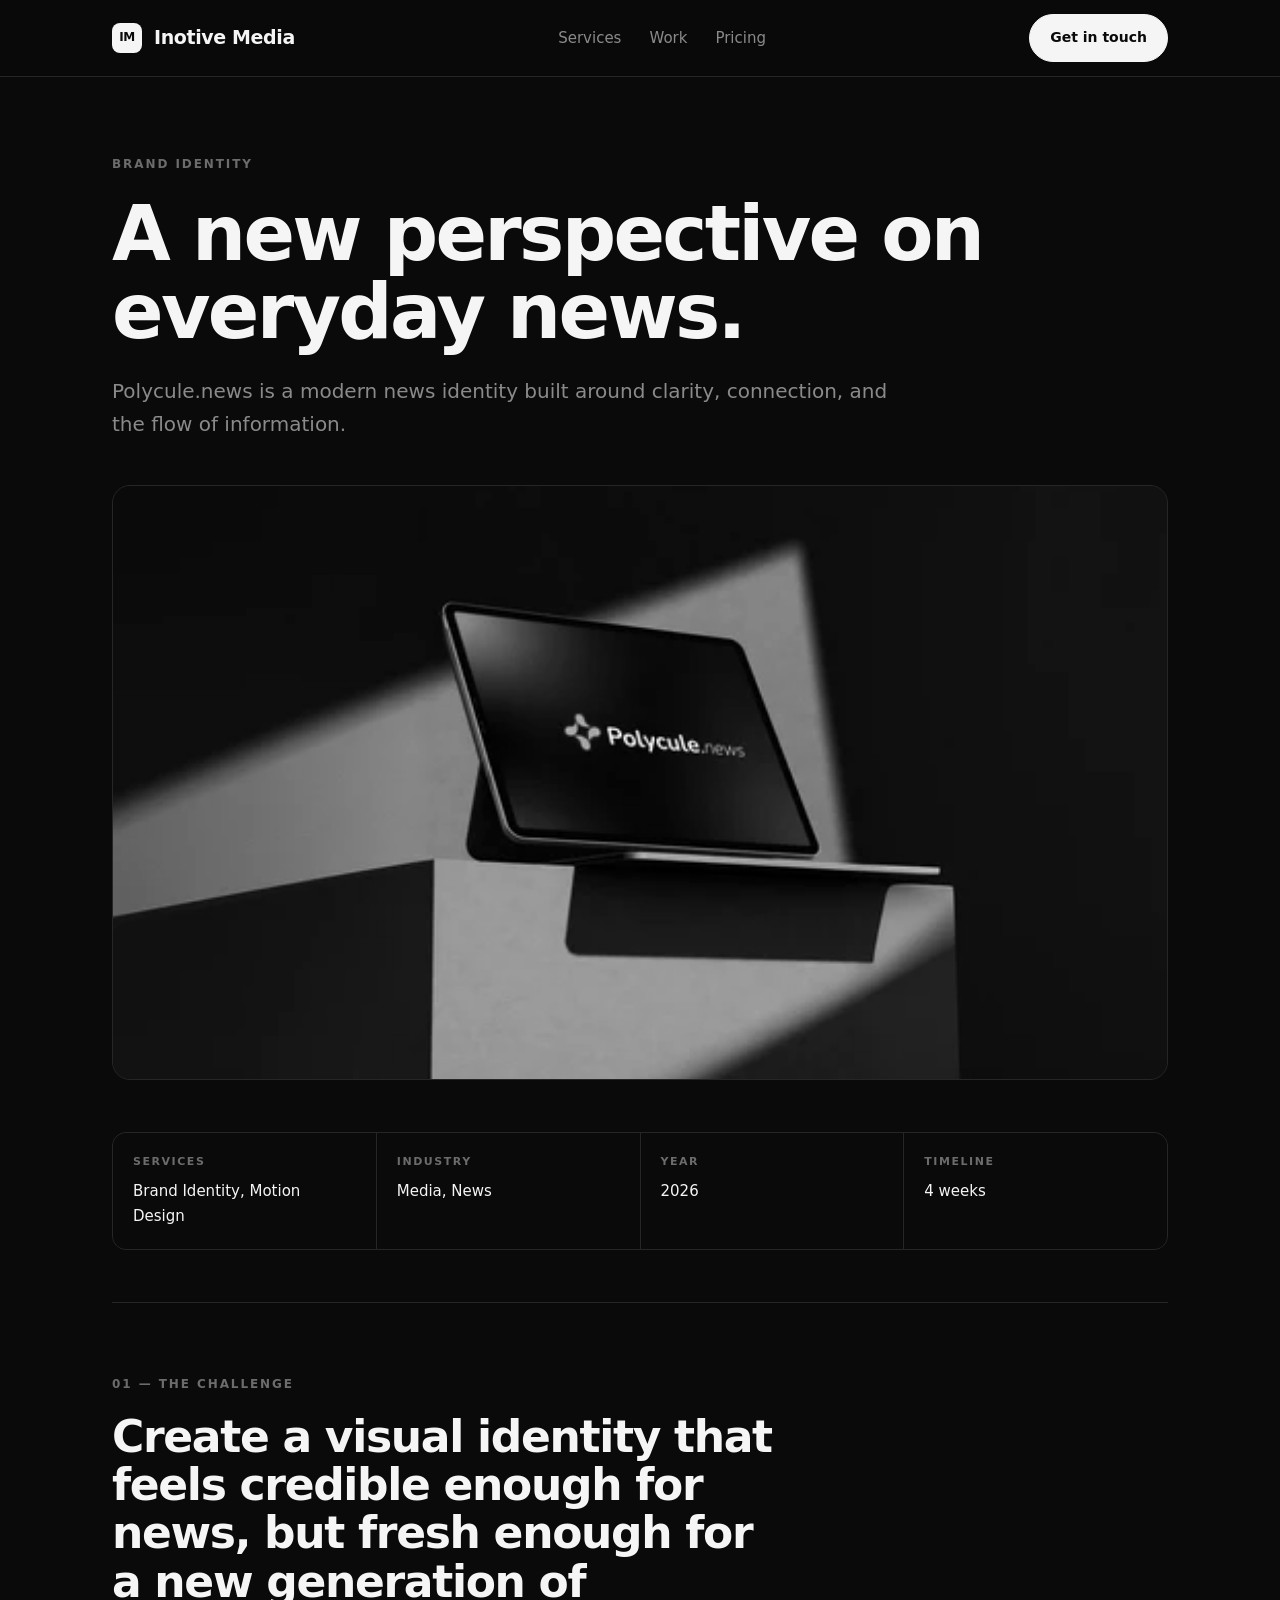
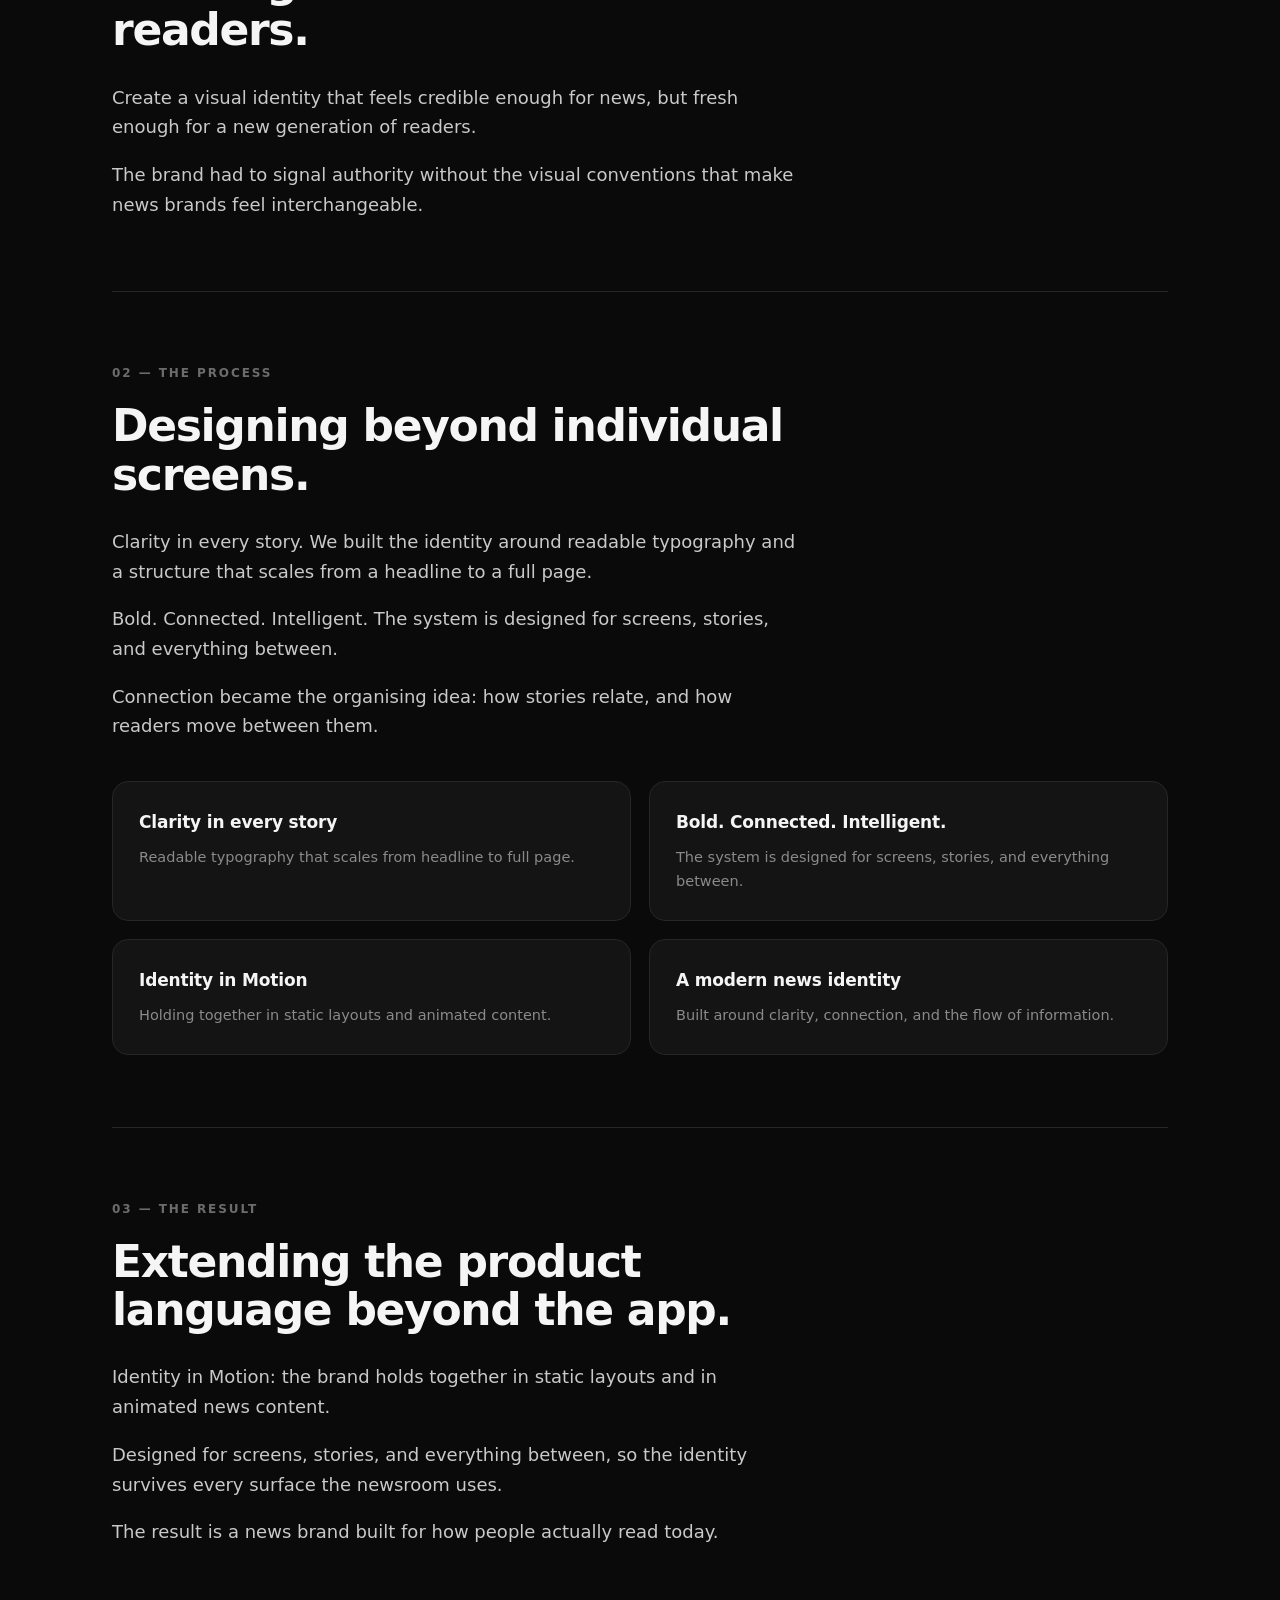
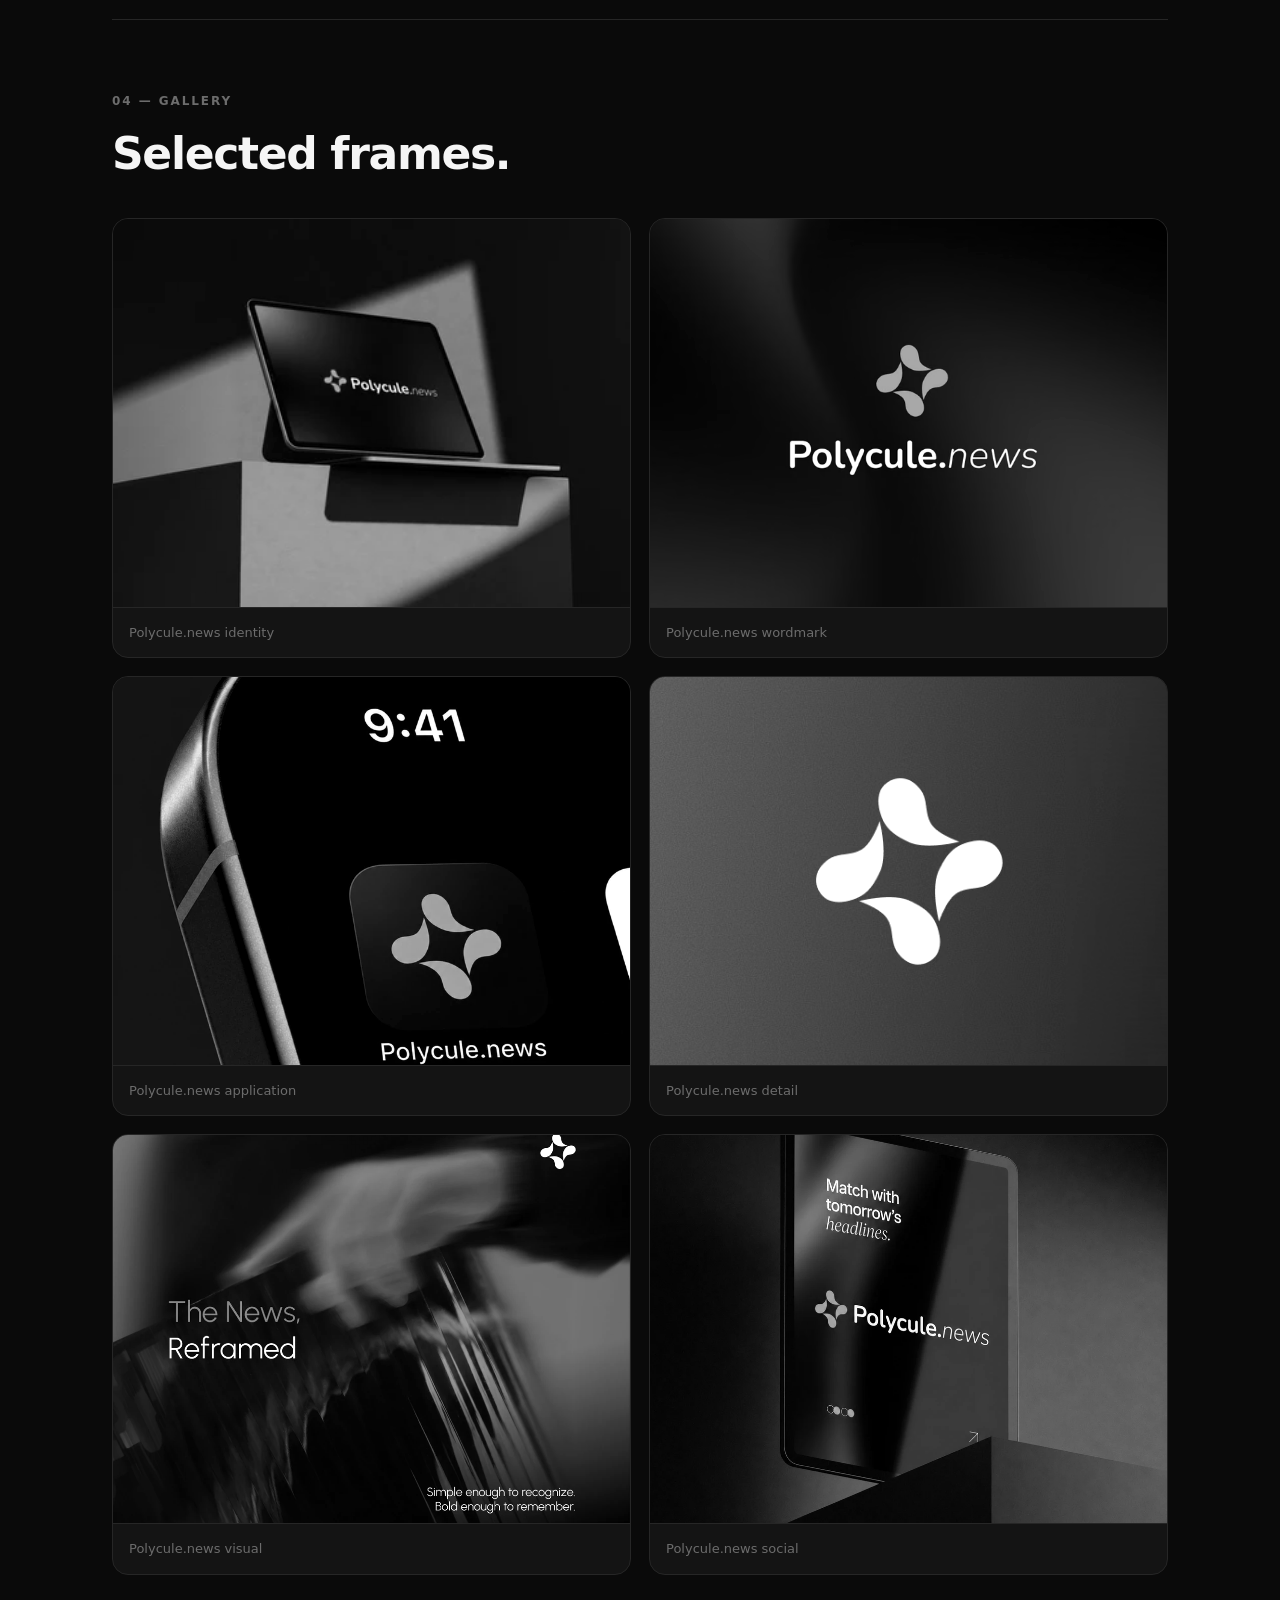
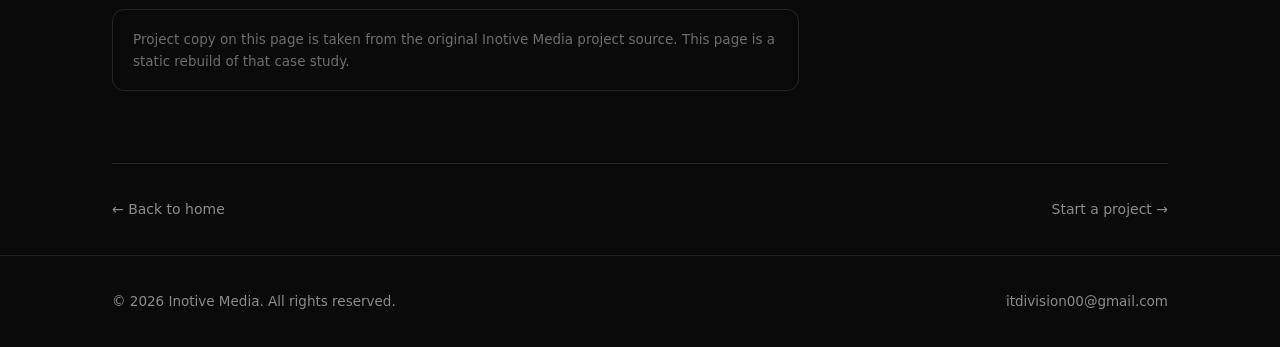
<file: polycule-news/index.html>
<!doctype html>
<html dir="ltr" lang="en">
<head>
<meta charset="utf-8">
<meta name="viewport" content="width=device-width, initial-scale=1">
<title>Polycule — Case Study — Inotive Media</title>
<meta name="description" content="Polycule.news is a modern news identity built around clarity, connection, and the flow of information.">
<link rel="icon" href="../framerusercontent.com/images/inotive-favicon.svg">
<style>
:root{
  --bg:#0a0a0a;--fg:#f5f5f5;--muted:#8a8a8a;--dim:#6c6c6c;--line:#262626;
  --card:#141414;--accent:#d4d4d4;
  --font:"Urbanist","Manrope",ui-sans-serif,system-ui,-apple-system,"Segoe UI",Roboto,Helvetica,Arial,sans-serif;
}
*{box-sizing:border-box;margin:0;padding:0}
html{background:var(--bg);color:var(--fg);-webkit-font-smoothing:antialiased;scroll-behavior:smooth}
body{font-family:var(--font);line-height:1.65;background:var(--bg);color:var(--fg)}
a{color:inherit;text-decoration:none}
img{display:block;max-width:100%;height:auto}
::selection{background:#d4d4d4;color:#0a0a0a}
.wrap{max-width:1120px;margin:0 auto;padding:0 32px}
header{position:sticky;top:0;z-index:20;background:rgba(10,10,10,.82);backdrop-filter:blur(12px);border-bottom:1px solid var(--line)}
.hd{display:flex;align-items:center;justify-content:space-between;height:76px}
.brand{display:flex;align-items:center;gap:12px;font-weight:600;letter-spacing:-.02em;font-size:19px}
.mark{width:30px;height:30px;border-radius:8px;background:#f5f5f5;color:#0a0a0a;display:grid;place-items:center;font-size:12px;font-weight:700}
.nav{display:flex;gap:28px;align-items:center;font-size:15px;color:var(--muted)}
.nav a:hover{color:var(--fg)}
.btn{display:inline-flex;align-items:center;justify-content:center;gap:8px;padding:11px 20px;border-radius:30px;background:#f5f5f5;color:#0a0a0a;font-weight:600;font-size:14px;border:1px solid #f5f5f5;transition:.18s}
.btn:hover{background:var(--accent);border-color:var(--accent)}
.hero{padding:78px 0 44px}
.eyebrow{font-size:12px;letter-spacing:.16em;text-transform:uppercase;color:var(--dim);margin-bottom:20px;font-weight:600}
h1{font-size:clamp(40px,6vw,76px);line-height:1.03;letter-spacing:-.035em;font-weight:600;max-width:18ch}
.lede{font-size:clamp(16px,1.8vw,20px);color:var(--muted);max-width:62ch;margin-top:24px}
.hero-img{margin:44px 0 0;border-radius:18px;overflow:hidden;border:1px solid var(--line);background:var(--card)}
.hero-img img{width:100%;aspect-ratio:16/9;object-fit:cover;filter:grayscale(1) contrast(1.03)}
.meta{display:grid;grid-template-columns:repeat(4,1fr);gap:1px;background:var(--line);border:1px solid var(--line);border-radius:14px;overflow:hidden;margin:52px 0 8px}
.meta div{background:var(--bg);padding:20px}
.meta dt{font-size:11px;letter-spacing:.14em;text-transform:uppercase;color:var(--dim);margin-bottom:8px;font-weight:600}
.meta dd{font-size:15px;color:var(--fg)}
section.blk{padding:72px 0;border-top:1px solid var(--line)}
.sec-n{font-size:12px;letter-spacing:.16em;text-transform:uppercase;color:var(--dim);font-weight:600;margin-bottom:18px}
h2{font-size:clamp(28px,3.6vw,44px);line-height:1.1;letter-spacing:-.03em;font-weight:600;max-width:22ch;margin-bottom:28px}
.prose{max-width:68ch;display:flex;flex-direction:column;gap:18px}
.prose p{font-size:clamp(15.5px,1.7vw,18px);color:#c9c9c9}
.cards{display:grid;grid-template-columns:repeat(2,1fr);gap:18px;margin-top:40px}
.card{background:var(--card);border:1px solid var(--line);border-radius:16px;padding:26px}
.card h3{font-size:17px;font-weight:600;letter-spacing:-.01em;margin-bottom:10px}
.card p{font-size:14.5px;color:var(--muted)}
.gallery{display:grid;grid-template-columns:repeat(2,1fr);gap:18px;margin-top:40px}
.gallery figure{border-radius:16px;overflow:hidden;border:1px solid var(--line);background:var(--card)}
.gallery img{width:100%;aspect-ratio:4/3;object-fit:cover;filter:grayscale(1) contrast(1.03)}
.gallery figcaption{padding:14px 16px;font-size:13px;color:var(--dim);border-top:1px solid var(--line)}
.note{margin-top:34px;padding:18px 20px;border:1px solid var(--line);border-radius:12px;font-size:13.5px;color:var(--dim);max-width:80ch}
.pager{display:flex;justify-content:space-between;gap:16px;padding:34px 0;border-top:1px solid var(--line);font-size:14px;color:var(--muted)}
.pager a:hover{color:var(--fg)}
footer{border-top:1px solid var(--line);padding:34px 0;color:var(--muted);font-size:13.5px}
.ft{display:flex;justify-content:space-between;gap:20px;flex-wrap:wrap;align-items:center}
.ft a:hover{color:var(--fg)}
@media(max-width:880px){
  .nav{display:none}
  .wrap{padding:0 20px}
  .meta{grid-template-columns:repeat(2,1fr)}
  .cards,.gallery{grid-template-columns:1fr}
  .hero{padding:52px 0 30px}
  section.blk{padding:52px 0}
}
</style>
</head>
<body>

<header>
  <div class="wrap hd">
    <a class="brand" href="../"><span class="mark">IM</span> Inotive Media</a>
    <nav class="nav">
      <a href="../#services">Services</a>
      <a href="../#projects">Work</a>
      <a href="../#pricing">Pricing</a>
    </nav>
    <a class="btn" href="../get-in-touch/">Get in touch</a>
  </div>
</header>

<main class="wrap">
  <section class="hero">
    <p class="eyebrow">Brand Identity</p>
    <h1>A new perspective on everyday news.</h1>
    <p class="lede">Polycule.news is a modern news identity built around clarity, connection, and the flow of information.</p>
    <div class="hero-img"><img src="../framerusercontent.com/images/DoIm1i3bb8QQCju7NJ8nNCh5IQ.png" alt="Polycule.news identity" width="1200" height="675" loading="eager"></div>
    <dl class="meta"><div><dt>Services</dt><dd>Brand Identity, Motion Design</dd></div>
<div><dt>Industry</dt><dd>Media, News</dd></div>
<div><dt>Year</dt><dd>2026</dd></div>
<div><dt>Timeline</dt><dd>4 weeks</dd></div></dl>
  </section><section class="blk">
<p class="sec-n">01 — The Challenge</p>
<h2>Create a visual identity that feels credible enough for news, but fresh enough for a new generation of readers.</h2>
<div class="prose">
<p>Create a visual identity that feels credible enough for news, but fresh enough for a new generation of readers.</p>
<p>The brand had to signal authority without the visual conventions that make news brands feel interchangeable.</p>
</div></section>

<section class="blk">
<p class="sec-n">02 — The Process</p>
<h2>Designing beyond individual screens.</h2>
<div class="prose">
<p>Clarity in every story. We built the identity around readable typography and a structure that scales from a headline to a full page.</p>
<p>Bold. Connected. Intelligent. The system is designed for screens, stories, and everything between.</p>
<p>Connection became the organising idea: how stories relate, and how readers move between them.</p>
</div>
<div class="cards">
<div class="card"><h3>Clarity in every story</h3><p>Readable typography that scales from headline to full page.</p></div>
<div class="card"><h3>Bold. Connected. Intelligent.</h3><p>The system is designed for screens, stories, and everything between.</p></div>
<div class="card"><h3>Identity in Motion</h3><p>Holding together in static layouts and animated content.</p></div>
<div class="card"><h3>A modern news identity</h3><p>Built around clarity, connection, and the flow of information.</p></div>
</div></section>

<section class="blk">
<p class="sec-n">03 — The Result</p>
<h2>Extending the product language beyond the app.</h2>
<div class="prose">
<p>Identity in Motion: the brand holds together in static layouts and in animated news content.</p>
<p>Designed for screens, stories, and everything between, so the identity survives every surface the newsroom uses.</p>
<p>The result is a news brand built for how people actually read today.</p>
</div></section>

<section class="blk">
<p class="sec-n">04 — Gallery</p>
<h2>Selected frames.</h2>
<div class="gallery">
<figure><img src="../framerusercontent.com/images/DoIm1i3bb8QQCju7NJ8nNCh5IQ.png" alt="Polycule.news identity" loading="lazy"><figcaption>Polycule.news identity</figcaption></figure>
<figure><img src="../framerusercontent.com/images/6Sqf4aB0KxFRfYIjiQ5bp3on5I.png" alt="Polycule.news wordmark" loading="lazy"><figcaption>Polycule.news wordmark</figcaption></figure>
<figure><img src="../framerusercontent.com/images/EBl0hvxW6pSZ3aQUxm0kXIe0PRY.png" alt="Polycule.news application" loading="lazy"><figcaption>Polycule.news application</figcaption></figure>
<figure><img src="../framerusercontent.com/images/Hq1YR3MRc36OuMZlYz1Pc2tqA.png" alt="Polycule.news detail" loading="lazy"><figcaption>Polycule.news detail</figcaption></figure>
<figure><img src="../framerusercontent.com/images/rsHQcDvvaLNtvT8HSb9oh2EcGc.png" alt="Polycule.news visual" loading="lazy"><figcaption>Polycule.news visual</figcaption></figure>
<figure><img src="../framerusercontent.com/images/tGOCADUfVr5SI1dKzt4qk7J6gjQ.png" alt="Polycule.news social" loading="lazy"><figcaption>Polycule.news social</figcaption></figure>
</div>
<div class="note">Project copy on this page is taken from the original Inotive Media project source. This page is a static rebuild of that case study.</div>
</section>

  <div class="pager">
    <a href="../">&larr; Back to home</a>
    <a href="../get-in-touch/">Start a project &rarr;</a>
  </div>
</main>

<footer>
  <div class="wrap ft">
    <span>&copy; 2026 Inotive Media. All rights reserved.</span>
    <span><a href="mailto:itdivision00@gmail.com">itdivision00@gmail.com</a></span>
  </div>
</footer>

</body>
</html>
</file>
